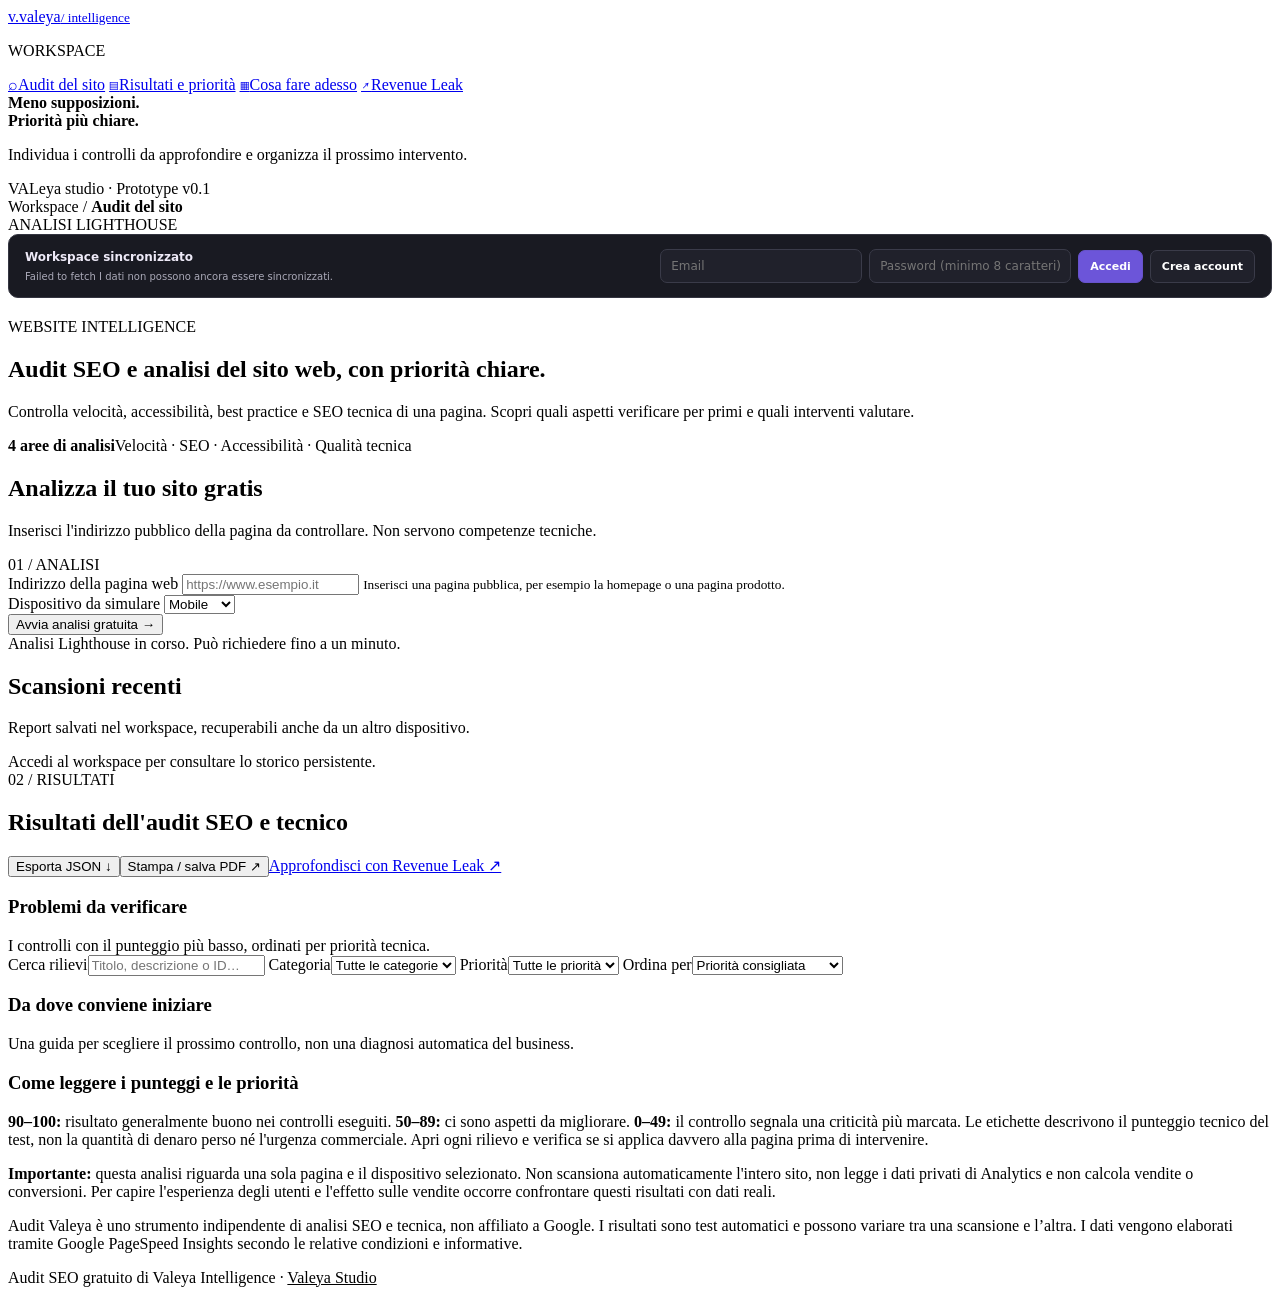
<file: index.html>
<!doctype html>
<html lang="it">
<head>
  <meta charset="utf-8">
  <meta name="viewport" content="width=device-width,initial-scale=1">
  <meta name="theme-color" content="#111218">
  <meta name="description" content="Esegui un audit SEO gratuito del tuo sito: analizza velocità, accessibilità, SEO tecnica e qualità della pagina. Ricevi punteggi e priorità chiare con Google Lighthouse.">
  <meta name="robots" content="index,follow">
  <link rel="sitemap" type="application/xml" href="https://audit.valeyastudio.it/sitemap.xml">
  <link rel="canonical" href="https://audit.valeyastudio.it/">
  <meta property="og:type" content="website">
  <meta property="og:site_name" content="Valeya Intelligence">
  <meta property="og:title" content="Audit SEO gratuito e analisi sito web | Valeya">
  <meta property="og:description" content="Scopri cosa migliorare nel tuo sito con un audit di performance, accessibilità, best practice e SEO tecnica.">
  <meta property="og:url" content="https://audit.valeyastudio.it/">
  <title>Audit SEO gratuito e analisi sito web | Valeya</title>
  <link rel="preconnect" href="https://fonts.googleapis.com">
  <link rel="preconnect" href="https://fonts.gstatic.com" crossorigin>
  <link href="https://fonts.googleapis.com/css2?family=DM+Sans:wght@400;500;600;700;800&family=Manrope:wght@500;600;700;800&display=swap" rel="stylesheet">
  <link rel="stylesheet" href="./audit.css?v=1>
</head>
<body>
  <div class="shell">
    <aside class="sidebar">
      <a class="brand" href="./" aria-label="Audit Valeya home"><span class="brand-mark">v.</span><span>valeya<small>/ intelligence</small></span></a>
      <p class="nav-label">WORKSPACE</p>
      <nav aria-label="Navigazione principale">
        <a class="nav active" href="#audit"><span class="ico">⌕</span><span>Audit del sito</span></a>
        <a class="nav" href="#report"><span class="ico">▤</span><span>Risultati e priorità</span></a>
        <a class="nav" href="dashboard.html"><span class="ico">▦</span><span>Cosa fare adesso</span></a>
        <a class="nav" href="revenue-leak.html"><span class="ico">↗</span><span>Revenue Leak</span></a>
      </nav>
      <div class="side-bottom">
        <div class="side-note"><strong>Meno supposizioni.<br>Priorità più chiare.</strong><p>Individua i controlli da approfondire e organizza il prossimo intervento.</p></div>
        <div class="side-foot">VALeya studio · Prototype v0.1</div>
      </div>
    </aside>
    <main class="main">
      <header class="topbar">
        <div class="crumb">Workspace <span aria-hidden="true">/</span> <strong>Audit del sito</strong></div>
        <span class="demo-pill"><i></i> ANALISI LIGHTHOUSE</span>
      </header>
      <section class="hero">
        <div>
          <div class="eyebrow">WEBSITE INTELLIGENCE</div>
          <h1>Audit SEO e analisi del sito web, <span>con priorità chiare.</span></h1>
          <p>Controlla velocità, accessibilità, best practice e SEO tecnica di una pagina. Scopri quali aspetti verificare per primi e quali interventi valutare.</p>
        </div>
        <div class="hero-side"><strong>4 aree di analisi</strong>Velocità · SEO · Accessibilità · Qualità tecnica</div>
      </section>
      <section class="panel scan-panel" id="audit" aria-labelledby="scanTitle">
        <div class="section-head">
          <div><h2 id="scanTitle">Analizza il tuo sito gratis</h2><p>Inserisci l'indirizzo pubblico della pagina da controllare. Non servono competenze tecniche.</p></div>
          <span class="step-tag">01 / ANALISI</span>
        </div>
        <form id="auditForm" novalidate>
          <div class="scan-form">
            <div class="field">
              <label for="siteUrl">Indirizzo della pagina web</label>
              <input id="siteUrl" name="url" type="url" placeholder="https://www.esempio.it" autocomplete="url" required aria-describedby="urlHelp">
              <small id="urlHelp">Inserisci una pagina pubblica, per esempio la homepage o una pagina prodotto.</small>
            </div>
            <div class="field">
              <label for="strategy">Dispositivo da simulare</label>
              <select id="strategy" name="strategy">
                <option value="mobile" selected>Mobile</option>
                <option value="desktop">Desktop</option>
              </select>
            </div>
            <button class="primary" id="runAudit" type="submit">Avvia analisi gratuita <span aria-hidden="true">→</span></button>
          </div>
     <!--<div class="key-row">
            <div class="key-help" id="urlHelp">L'analisi viene eseguita tramite Google PageSpeed Insights.<br>Inserisci l'URL pubblico della pagina da controllare.</div>
            <div class="key-field">
              <label for="apiKey">Chiave API Google (facoltativa)</label>
              <input id="apiKey" name="apiKey" type="password" placeholder="Inserisci la tua chiave API" autocomplete="off">
              <small>Non viene salvata né inclusa nel report esportato.</small>
              <button type="button" id="clearKey" class="secondary" style="height:30px;padding:0 9px;margin-top:7px;font-size:9px">Rimuovi chiave</button>
            </div>
          </div>-->
        </form>
        <div id="status" class="status" role="status" aria-live="polite"></div>
        <div id="loading" class="loading-line" role="status" aria-live="polite"><span class="sr-only">Analisi Lighthouse in corso. Può richiedere fino a un minuto.</span><span class="loading-progress" aria-hidden="true"></span></div>
      </section>
      <section class="panel history-panel" id="scanHistory" aria-labelledby="historyTitle"><div class="section-head"><div><h2 id="historyTitle">Scansioni recenti</h2><p>Report salvati nel workspace, recuperabili anche da un altro dispositivo.</p></div></div><div id="scanHistoryList" class="scan-history-list"><div class="empty">Accedi al workspace per consultare lo storico.</div></div></section>
      <section id="results" class="results" aria-live="polite">
        <div class="results-head" id="report">
          <div><div class="eyebrow">02 / RISULTATI</div><h2>Risultati dell'audit SEO e tecnico</h2><p id="reportUrl"></p><p id="reportDate"></p></div>
          <div class="actions"><button class="secondary" id="exportReport" type="button">Esporta JSON ↓</button><button class="secondary" id="printReport" type="button">Stampa / salva PDF ↗</button><a class="primary" id="revenueLeakLink" href="revenue-leak.html">Approfondisci con Revenue Leak ↗</a></div>
        </div>
        <div id="scoreCards" class="scores" aria-label="Punteggi per categoria"></div>
        <div class="report-grid">
          <section class="panel issues-panel">
            <h3 class="panel-title">Problemi da verificare</h3>
            <div class="panel-subtitle" id="issueCount">I controlli con il punteggio più basso, ordinati per priorità tecnica.</div>
            <div class="issue-tools" role="search" aria-label="Cerca e filtra i rilievi">
              <label for="issueSearch">Cerca rilievi<input id="issueSearch" type="search" placeholder="Titolo, descrizione o ID…"></label>
              <label for="issueCategoryFilter">Categoria<select id="issueCategoryFilter"><option value="">Tutte le categorie</option><option value="performance">Performance</option><option value="accessibility">Accessibilità</option><option value="best-practices">Best practice</option><option value="seo">SEO</option><option value="other">Altri controlli</option></select></label>
              <label for="issuePriorityFilter">Priorità<select id="issuePriorityFilter"><option value="">Tutte le priorità</option><option value="high">Alta</option><option value="medium">Media</option><option value="low">Bassa</option></select></label>
              <label for="issueSort">Ordina per<select id="issueSort"><option value="priority">Priorità consigliata</option><option value="score">Punteggio Lighthouse</option><option value="effort">Sforzo minore</option><option value="category">Categoria</option></select></label>
            </div>
            <div id="issueList" class="issue-list"></div>
          </section>
          <aside class="panel summary-panel">
            <h3 class="panel-title">Da dove conviene iniziare</h3>
            <div class="panel-subtitle">Una guida per scegliere il prossimo controllo, non una diagnosi automatica del business.</div>
            <div id="reportSummary" class="summary-list"></div>
          </aside>
        </div>
        <section class="panel method">
          <h3>Come leggere i punteggi e le priorità</h3>
          <p><strong>90–100:</strong> risultato generalmente buono nei controlli eseguiti. <strong>50–89:</strong> ci sono aspetti da migliorare. <strong>0–49:</strong> il controllo segnala una criticità più marcata. Le etichette descrivono il punteggio tecnico del test, non la quantità di denaro perso né l'urgenza commerciale. Apri ogni rilievo e verifica se si applica davvero alla pagina prima di intervenire.</p>
          <p><strong>Importante:</strong> questa analisi riguarda una sola pagina e il dispositivo selezionato. Non scansiona automaticamente l'intero sito, non legge i dati privati di Analytics e non calcola vendite o conversioni. Per capire l'esperienza degli utenti e l'effetto sulle vendite occorre confrontare questi risultati con dati reali.</p>
        </section>
        <p class="footnote">Audit Valeya è uno strumento indipendente di analisi SEO e tecnica, non affiliato a Google. I risultati sono test automatici e possono variare tra una scansione e l’altra. I dati vengono elaborati tramite Google PageSpeed Insights secondo le relative condizioni e informative.</p>
      </section>
      <p class="footnote">Audit SEO gratuito di Valeya Intelligence · <a href="https://valeyastudio.it" style="color:inherit">Valeya Studio</a></p>
    </main>
  </div>
  <div id="toast" class="toast" role="status"></div>
  <script src="./intelligence-client.js?v=1" defer></script>
  <script src="./audit.js?v=1" defer></script>
</body>
</html>
</file>
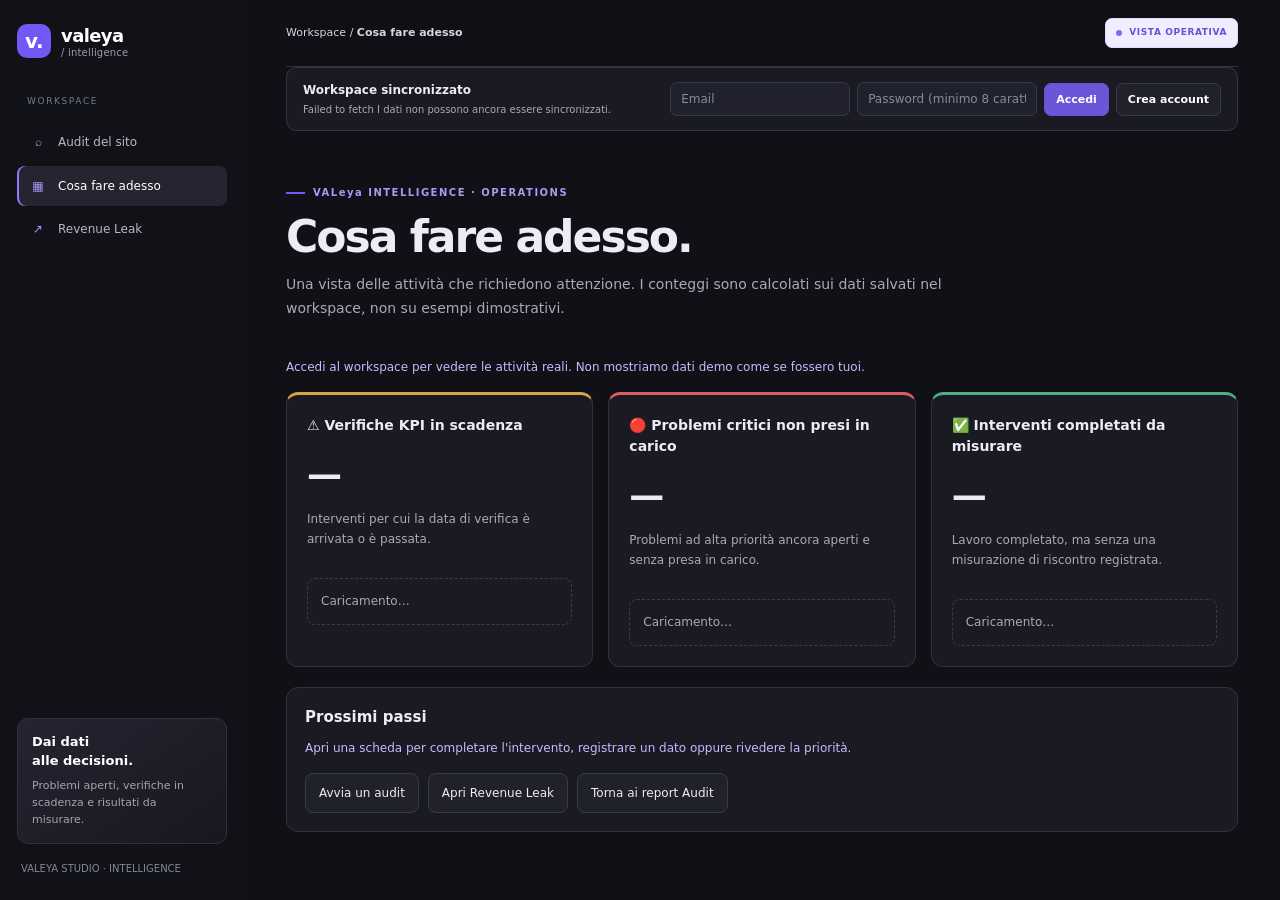
<file: dashboard.html>
<!doctype html>
<html lang="it">
<head>
  <meta charset="utf-8"><meta name="viewport" content="width=device-width, initial-scale=1">
  <meta name="description" content="Valeya Intelligence: dashboard operativa per sapere cosa fare adesso.">
  <title>Cosa fare adesso · Valeya Intelligence</title>
  <link rel="stylesheet" href="./audit.css?v=1">
  <style>
    body{background:#101116;color:#eeeaf8}.main{max-width:1200px}.topbar{border-color:#30313d}.dashboard-hero{padding:34px 0 24px}.dashboard-hero .eyebrow{color:#a99af8;font-size:10px;letter-spacing:1.5px;font-weight:800}.dashboard-hero h1{font-size:clamp(30px,4vw,44px);line-height:1.1;margin:12px 0}.dashboard-hero p{max-width:700px;color:#aaa9b8;line-height:1.7}.dash-grid{display:grid;grid-template-columns:repeat(3,minmax(0,1fr));gap:15px}.dash-card{padding:20px;border:1px solid #30313d;background:#191a22;border-radius:12px;min-width:0}.dash-card h2{font-size:14px;margin:0 0 12px;line-height:1.5}.dash-count{font-size:35px;font-weight:800;letter-spacing:-1px;margin-bottom:8px}.dash-card p{font-size:12px;line-height:1.6;color:#aaa9b8;margin:0}.dash-card.due{border-top:3px solid #d9a441}.dash-card.critical{border-top:3px solid #df5c65}.dash-card.waiting{border-top:3px solid #4caf83}.dash-list{display:grid;gap:9px;margin-top:15px}.dash-item{padding:11px;border:1px solid #30313d;border-radius:8px;background:#20212b}.dash-item strong{display:block;font-size:12px;line-height:1.5}.dash-item small{display:block;margin-top:5px;color:#aaa9b8;font-size:10px}.dash-item a{display:inline-block;margin-top:8px;color:#c5bbff;font-size:11px;text-decoration:none}.dash-empty{margin-top:14px;padding:13px;border:1px dashed #3a3b49;border-radius:8px;color:#aaa9b8;font-size:12px;line-height:1.6}.dash-secondary{margin-top:20px;padding:18px;border:1px solid #30313d;border-radius:12px;background:#191a22}.dash-secondary h2{font-size:15px;margin:0 0 10px}.dash-links{display:flex;flex-wrap:wrap;gap:9px;margin-top:14px}.dash-links a{padding:10px 13px;border:1px solid #3a3b49;border-radius:8px;background:#20212b;color:#eeeaf8;text-decoration:none;font-size:12px}.dash-status{margin:0 0 15px;color:#c5bbff;font-size:12px;min-height:18px}@media(max-width:850px){.dash-grid{grid-template-columns:1fr}.dashboard-hero{padding-top:22px}}
  </style>
</head>
<body>
<div class="shell">
  <aside class="sidebar">
    <a class="brand" href="./index.html" aria-label="Valeya Intelligence"><span class="brand-mark">v.</span><span>valeya<small>/ intelligence</small></span></a>
    <p class="nav-label">WORKSPACE</p>
    <nav aria-label="Navigazione principale">
      <a class="nav" href="./index.html"><span class="ico">⌕</span><span>Audit del sito</span></a>
      <a class="nav active" href="./dashboard.html"><span class="ico">▦</span><span>Cosa fare adesso</span></a>
      <a class="nav" href="./revenue-leak.html"><span class="ico">↗</span><span>Revenue Leak</span></a>
    </nav>
    <div class="side-bottom"><div class="side-note"><strong>Dai dati<br>alle decisioni.</strong><p>Problemi aperti, verifiche in scadenza e risultati da misurare.</p></div><div class="side-foot">VALEYA STUDIO · INTELLIGENCE</div></div>
  </aside>
  <main class="main">
    <header class="topbar"><div class="crumb">Workspace <span aria-hidden="true">/</span> <strong>Cosa fare adesso</strong></div><span class="demo-pill"><i></i> VISTA OPERATIVA</span></header>
    <section class="dashboard-hero"><div class="eyebrow">VALeya INTELLIGENCE · OPERATIONS</div><h1>Cosa fare adesso.</h1><p>Una vista delle attività che richiedono attenzione. I conteggi sono calcolati sui dati salvati nel workspace, non su esempi dimostrativi.</p></section>
    <p id="dash-status" class="dash-status" role="status" aria-live="polite">Caricamento delle attività…</p>
    <section class="dash-grid" aria-label="Priorità operative">
      <article class="dash-card due"><h2>⚠️ Verifiche KPI in scadenza</h2><div class="dash-count" id="due-count">—</div><p>Interventi per cui la data di verifica è arrivata o è passata.</p><div id="due-list" class="dash-list"><div class="dash-empty">Caricamento…</div></div></article>
      <article class="dash-card critical"><h2>🔴 Problemi critici non presi in carico</h2><div class="dash-count" id="critical-count">—</div><p>Problemi ad alta priorità ancora aperti e senza presa in carico.</p><div id="critical-list" class="dash-list"><div class="dash-empty">Caricamento…</div></div></article>
      <article class="dash-card waiting"><h2>✅ Interventi completati da misurare</h2><div class="dash-count" id="waiting-count">—</div><p>Lavoro completato, ma senza una misurazione di riscontro registrata.</p><div id="waiting-list" class="dash-list"><div class="dash-empty">Caricamento…</div></div></article>
    </section>
    <section class="dash-secondary"><h2>Prossimi passi</h2><p class="dash-status">Apri una scheda per completare l'intervento, registrare un dato oppure rivedere la priorità.</p><div class="dash-links"><a href="./index.html#audit">Avvia un audit</a><a href="./revenue-leak.html">Apri Revenue Leak</a><a href="./index.html">Torna ai report Audit</a></div></section>
  </main>
</div>
<script src="./intelligence-client.js?v=1" defer></script>
<script src="./dashboard.js?v=1" defer></script>
</body></html>
</file>
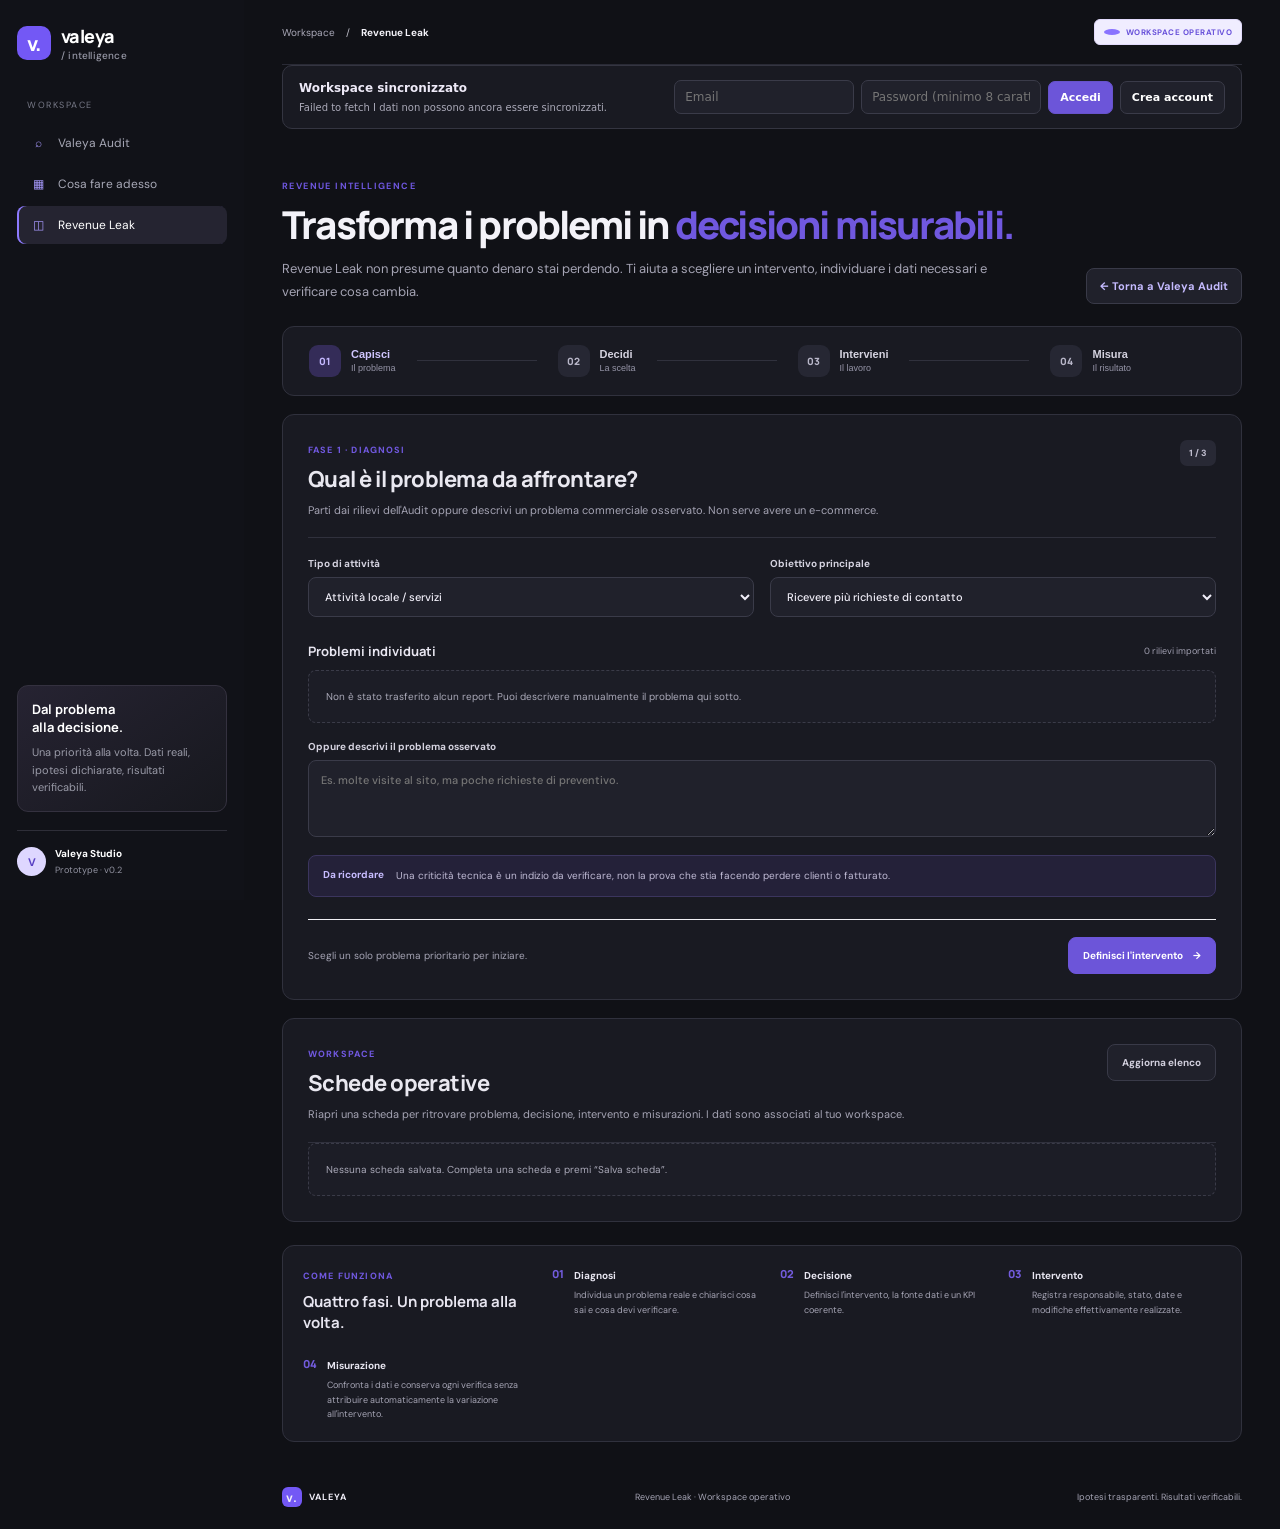
<file: revenue-leak.html>
<!doctype html>
<html lang="it">
<head>
<meta charset="utf-8"><meta name="viewport" content="width=device-width,initial-scale=1"><meta name="theme-color" content="#111218">
<meta name="description" content="Valeya Revenue Leak collega criticità del sito, decisioni operative e KPI misurabili per attività locali e aziende.">
<link rel="canonical" href="https://audit.valeyastudio.it/revenue-leak.html">
<title>Revenue Leak | Valeya Intelligence</title>
<link rel="preconnect" href="https://fonts.googleapis.com"><link href="https://fonts.googleapis.com/css2?family=DM+Sans:wght@400;500;600;700&family=Manrope:wght@400;500;600;700;800&display=swap" rel="stylesheet"><link rel="stylesheet" href="./styles.css?v=0.4">
</head>
<body class="rl-clean">
<aside class="sidebar">
<a class="brand" href="https://valeyastudio.it" aria-label="Valeya Studio"><span class="mark">v.</span><span>valeya<small>/ intelligence</small></span></a>
<p class="nav-label">WORKSPACE</p>
<nav aria-label="Navigazione principale">
<a class="nav" href="https://audit.valeyastudio.it/#audit"><span class="nav-icon">⌕</span><span>Valeya Audit</span></a>
<a class="nav" href="dashboard.html"><span class="nav-icon">▦</span><span>Cosa fare adesso</span></a>
<a class="nav active" href="#workspace"><span class="nav-icon">◫</span><span>Revenue Leak</span></a>
</nav>
<div class="sidebar-bottom"><div class="side-card"><h3>Dal problema<br>alla decisione.</h3><p>Una priorità alla volta. Dati reali, ipotesi dichiarate, risultati verificabili.</p></div><div class="account"><div class="avatar">V</div><div><strong>Valeya Studio</strong><small>Prototype · v0.2</small></div></div></div>
</aside>
<main id="workspace" class="rl-main">
<header class="topbar"><span>Workspace <i>/</i> <strong>Revenue Leak</strong></span><span class="demo"><i></i> WORKSPACE OPERATIVO</span></header>
<section class="rl-hero"><div><div class="eyebrow">REVENUE INTELLIGENCE</div><h1>Trasforma i problemi in <em>decisioni misurabili.</em></h1><p>Revenue Leak non presume quanto denaro stai perdendo. Ti aiuta a scegliere un intervento, individuare i dati necessari e verificare cosa cambia.</p></div><a class="rl-audit-link" href="https://audit.valeyastudio.it/">← Torna a Valeya Audit</a></section>
<section class="rl-stepper" aria-label="Fasi del lavoro">
<button type="button" class="rl-step active" data-step="1"><span>01</span><span><strong>Capisci</strong><small>Il problema</small></span></button>
<div class="rl-step-line"></div><button type="button" class="rl-step" data-step="2"><span>02</span><span><strong>Decidi</strong><small>La scelta</small></span></button>
<div class="rl-step-line"></div><button type="button" class="rl-step" data-step="3"><span>03</span><span><strong>Intervieni</strong><small>Il lavoro</small></span></button>
<div class="rl-step-line"></div><button type="button" class="rl-step" data-step="4"><span>04</span><span><strong>Misura</strong><small>Il risultato</small></span></button>
</section>
<section id="rl-audit-source" class="rl-audit-source" hidden>
<div class="rl-source-top"><div><span class="rl-kicker">REPORT COLLEGATO</span><h2 id="rl-audit-title">Risultati da Valeya Audit</h2><p id="rl-audit-url"></p></div><button type="button" class="rl-text-button" id="rl-remove-audit">Rimuovi report</button></div>
<div id="rl-audit-scores" class="rl-audit-scores"></div>
<p class="rl-muted">I punteggi descrivono controlli tecnici. Non dimostrano da soli una perdita economica.</p>
</section>
<div class="rl-workspace">
<section class="rl-panel rl-panel-step active" data-panel="1">
<div class="rl-panel-head"><div><span class="rl-kicker">FASE 1 · DIAGNOSI</span><h2>Qual è il problema da affrontare?</h2><p>Parti dai rilievi dell'Audit oppure descrivi un problema commerciale osservato. Non serve avere un e-commerce.</p></div><span class="rl-panel-count">1 / 3</span></div>
<div class="rl-form-grid">
<label class="rl-field">Tipo di attività<select id="rl-business"><option value="local">Attività locale / servizi</option><option value="professional">Studio professionale</option><option value="b2b">Azienda B2B</option><option value="ecommerce">E-commerce</option><option value="other">Altro</option></select></label>
<label class="rl-field">Obiettivo principale<select id="rl-goal"><option value="leads">Ricevere più richieste di contatto</option><option value="calls">Ricevere più telefonate</option><option value="booking">Ottenere più prenotazioni</option><option value="quotes">Ricevere più richieste di preventivo</option><option value="sales">Aumentare gli acquisti online</option><option value="seo">Aumentare il traffico organico qualificato</option></select></label>
</div>
<div class="rl-subhead"><h3>Problemi individuati</h3><span id="rl-issue-count" class="rl-count">0 rilievi importati</span></div>
<div id="rl-issue-list" class="rl-issue-list"><div class="rl-empty">Non è stato trasferito alcun report. Puoi descrivere manualmente il problema qui sotto.</div></div>
<div id="rl-selected-evidence" class="rl-selected-evidence" hidden></div>
<label class="rl-field rl-manual-field">Oppure descrivi il problema osservato<textarea id="rl-manual-issue" rows="3" placeholder="Es. molte visite al sito, ma poche richieste di preventivo."></textarea></label>
<div class="rl-note"><strong>Da ricordare</strong><span>Una criticità tecnica è un indizio da verificare, non la prova che stia facendo perdere clienti o fatturato.</span></div>
<div class="rl-actions"><span class="rl-muted">Scegli un solo problema prioritario per iniziare.</span><button type="button" class="rl-primary" id="rl-to-plan">Definisci l'intervento <span>→</span></button></div>
</section>
<section class="rl-panel rl-panel-step" data-panel="2" hidden>
<div class="rl-panel-head"><div><span class="rl-kicker">FASE 2 · DECISIONE</span><h2>Che cosa farai, concretamente?</h2><p>Collega il problema a un'azione, a una fonte dati e a una metrica utile. Le raccomandazioni sono ipotesi da validare.</p></div><span class="rl-panel-count">2 / 3</span></div>
<div id="rl-selected-problem" class="rl-selected-problem"></div>
<div class="rl-plan-grid">
<label class="rl-field">Intervento da eseguire<textarea id="rl-action" rows="3" placeholder="Es. rendere visibile il pulsante Chiama nella versione mobile."></textarea><small>Scrivi un'attività specifica che possa essere completata e verificata.</small></label>
<label class="rl-field">Dato da controllare<select id="rl-source"><option value="analytics">Analytics / visite e percorsi</option><option value="leads">Modulo contatti / richieste ricevute</option><option value="calls">Chiamate tracciate</option><option value="booking">Prenotazioni o appuntamenti</option><option value="search">Google Search Console</option><option value="crm">CRM / preventivi / nuovi clienti</option><option value="manual">Test manuale / osservazione</option><option value="sales">Ordini e ricavi</option></select><small>Usa una fonte accessibile e coerente con il problema.</small></label>
<label class="rl-field">KPI da monitorare<select id="rl-kpi"><option value="leads">Numero di richieste valide</option><option value="lead_rate">Tasso di conversione visita → richiesta</option><option value="calls">Telefonate provenienti dal sito</option><option value="bookings">Prenotazioni completate</option><option value="quotes">Preventivi richiesti</option><option value="organic">Clic organici pertinenti</option><option value="task">Completamento del percorso / task</option><option value="revenue">Ricavi attribuibili al canale</option><option value="technical">Metrica tecnica pertinente (es. LCP)</option></select></label>
<label class="rl-field">Direzione del miglioramento<select id="rl-kpi-direction"><option value="increase">Aumento = miglioramento</option><option value="decrease">Diminuzione = miglioramento</option></select><small>Per esempio, più prenotazioni oppure meno millisecondi di caricamento.</small></label>
<label class="rl-field">Unità di misura<input id="rl-kpi-unit" type="text" placeholder="Es. prenotazioni, %, ms"></label>
<label class="rl-field">Quando controllerai il risultato?<select id="rl-window"><option value="7">Dopo 7 giorni</option><option value="14" selected>Dopo 14 giorni</option><option value="28">Dopo 28 giorni</option><option value="custom">Quando avrò raccolto dati sufficienti</option></select></label>
</div>
<div class="rl-note"><strong>Regola di qualità</strong><span>Registra il valore iniziale prima di modificare il sito. Confronta periodi comparabili e annota altri cambiamenti che potrebbero influenzare il risultato.</span></div>
<div class="rl-actions"><button type="button" class="rl-secondary" data-back="1">← Torna alla diagnosi</button><button type="button" class="rl-primary" id="rl-to-measure">Definisci il lavoro <span>→</span></button></div>
</section>
<section class="rl-panel rl-panel-step" data-panel="3" hidden>
<div class="rl-panel-head"><div><span class="rl-kicker">FASE 3 · INTERVENTO</span><h2>Registra il lavoro svolto.</h2><p>Lo stato descrive l'avanzamento del lavoro, non il suo effetto sui risultati. Un intervento implementato non è automaticamente efficace.</p></div><span class="rl-panel-count">3 / 4</span></div>
<div class="rl-plan-grid">
<label class="rl-field">Stato dell'intervento<select id="rl-intervention-status"><option value="da-pianificare">Da pianificare</option><option value="pianificato">Pianificato</option><option value="in-corso">In corso</option><option value="implementato">Implementato</option><option value="in-attesa-verifica">In attesa della verifica</option><option value="verificato">Verificato</option><option value="da-rivedere">Da rivedere</option><option value="archiviato">Archiviato</option></select></label>
<label class="rl-field">Responsabile<input id="rl-owner" type="text" placeholder="Persona responsabile (facoltativo)"></label>
<label class="rl-field">Data prevista di completamento<input id="rl-planned-date" type="date"></label>
<label class="rl-field">Data di implementazione<input id="rl-implemented-date" type="date"><small>Compila quando il lavoro è stato effettivamente completato.</small></label>
<label class="rl-field" style="grid-column:1/-1">Modifiche realizzate e note<textarea id="rl-work-notes" rows="4" placeholder="Che cosa è stato modificato? Come è stato verificato il completamento?"></textarea></label>
</div>
<div class="rl-note"><strong>Separazione necessaria</strong><span>“Implementato” descrive il lavoro completato. Il risultato si giudica soltanto nella fase di misurazione, con dati osservati.</span></div>
<div class="rl-actions"><button type="button" class="rl-secondary" data-back="2">← Torna alla decisione</button><button type="button" class="rl-primary" id="rl-to-measurement">Vai alla misurazione <span>→</span></button></div>
</section>
<section class="rl-panel rl-panel-step" data-panel="4" hidden>
<div class="rl-panel-head"><div><span class="rl-kicker">FASE 4 · MISURAZIONE</span><h2>Registra i dati, non le supposizioni.</h2><p>Inserisci la stessa metrica prima e dopo l'intervento. Se non hai ancora il dato, lascia il campo vuoto e rilevalo prima di procedere.</p></div><span class="rl-panel-count">4 / 4</span></div>
<div id="rl-measure-summary" class="rl-measure-summary"></div>
<div class="rl-measure-grid">
<label class="rl-field">Descrizione del periodo iniziale (facoltativa)<input id="rl-before-period" type="text" placeholder="Es. periodo promozionale di ottobre"><small>Le date strutturate qui sotto sono preferibili.</small></label>
<label class="rl-field">Obiettivo numerico<input id="rl-target" type="number" step="any" placeholder="Es. 18"><small>Risultato che vuoi raggiungere, distinto dal risultato reale.</small></label>
<label class="rl-field">Inizio periodo iniziale<input id="rl-before-start" type="date"></label>
<label class="rl-field">Fine periodo iniziale<input id="rl-before-end" type="date"></label>
<label class="rl-field">Inizio periodo successivo<input id="rl-after-start" type="date"></label>
<label class="rl-field">Fine periodo successivo<input id="rl-after-end" type="date"></label>
<label class="rl-field">Valore iniziale<input id="rl-before" type="number" step="any" placeholder="Es. 12"><small id="rl-before-help">Valore della metrica prima dell'intervento.</small></label>
<label class="rl-field">Descrizione del periodo successivo (facoltativa)<input id="rl-after-period" type="text" placeholder="Es. periodo successivo alla modifica"><small>Le date strutturate qui sotto sono preferibili.</small></label>
<label class="rl-field">Valore osservato dopo l'intervento<input id="rl-after" type="number" step="any" placeholder="Da compilare dopo il test"><small id="rl-after-help">Inserisci il dato reale, non l'obiettivo.</small></label>
<label class="rl-field">Data prevista di verifica<input id="rl-review-date" type="date"><small>Per ricordare quando tornare a misurare il risultato.</small></label>
</div>
<div class="rl-result" id="rl-result" aria-live="polite"><span class="rl-result-icon">↗</span><div><strong>Risultato non ancora disponibile</strong><p>Inserisci entrambi i valori per calcolare la variazione osservata.</p></div></div>
<div class="rl-measure-history"><div class="rl-subhead"><h3>Storico delle misurazioni</h3><span class="rl-count">Le registrazioni precedenti restano disponibili</span></div><div id="rl-measurements-history" class="rl-saved-plans-list"><div class="rl-empty">Nessuna misurazione registrata.</div></div></div>
<label class="rl-field">Note sul risultato<textarea id="rl-notes" rows="3" placeholder="Es. nello stesso periodo è partita una campagna pubblicitaria."></textarea></label>
<div class="rl-note rl-note-warning"><strong>Attenzione all'interpretazione</strong><span>Una variazione prima/dopo non dimostra da sola che l'intervento l'abbia causata. Considera stagionalità, campagne, volume di traffico e altri fattori.</span></div>
<div class="rl-actions"><button type="button" class="rl-secondary" data-back="3">← Torna all’intervento</button><div class="rl-action-right"><button type="button" class="rl-secondary" id="rl-export">Esporta scheda</button><button type="button" class="rl-primary" id="rl-save">Salva scheda <span>✓</span></button></div></div>
<div id="rl-saved" class="rl-saved" hidden role="status">Scheda salvata nel workspace e sincronizzata con il database.</div>
</section>
</div>
<section class="rl-panel rl-saved-plans" id="rl-saved-plans-panel"><div class="rl-panel-head"><div><span class="rl-kicker">WORKSPACE</span><h2>Schede operative</h2><p>Riapri una scheda per ritrovare problema, decisione, intervento e misurazioni. I dati sono associati al tuo workspace.</p></div><button type="button" class="rl-secondary" id="rl-refresh-plans">Aggiorna elenco</button></div><div id="rl-saved-plans-list" class="rl-saved-plans-list"><div class="rl-empty">Nessuna scheda salvata.</div></div></section>
<section class="rl-bottom-info"><div><span class="rl-kicker">COME FUNZIONA</span><h2>Quattro fasi. Un problema alla volta.</h2></div><div class="rl-mini-step"><b>01</b><div><strong>Diagnosi</strong><p>Individua un problema reale e chiarisci cosa sai e cosa devi verificare.</p></div></div><div class="rl-mini-step"><b>02</b><div><strong>Decisione</strong><p>Definisci l'intervento, la fonte dati e un KPI coerente.</p></div></div><div class="rl-mini-step"><b>03</b><div><strong>Intervento</strong><p>Registra responsabile, stato, date e modifiche effettivamente realizzate.</p></div></div><div class="rl-mini-step"><b>04</b><div><strong>Misurazione</strong><p>Confronta i dati e conserva ogni verifica senza attribuire automaticamente la variazione all'intervento.</p></div></div></section>
<footer class="pagefoot"><strong><span class="mark">v.</span> VALEYA</strong><span>Revenue Leak · Workspace operativo</span><span>Ipotesi trasparenti. Risultati verificabili.</span></footer>
</main>
<script src="./intelligence-client.js?v=1" defer></script>
<script src="./app.js?v=1" defer></script>
</body></html>
</file>
<file: audit.css>
:root{color-scheme:light;--bg:#f6f6f9;--ink:#181923;--muted:#777987;--line:#e7e7ee;--purple:#7358f5;--dark:#111218;--green:#17865b;--amber:#a96409;--red:#c23c4b;--font:Inter,ui-sans-serif,system-ui,-apple-system,BlinkMacSystemFont,"Segoe UI",sans-serif;--display:Manrope,Inter,ui-sans-serif,system-ui,sans-serif}*{box-sizing:border-box}html{scroll-behavior:smooth}body{margin:0;background:var(--bg);color:var(--ink);font:14px/1.55 var(--font);-webkit-font-smoothing:antialiased}.shell{min-height:100vh}.sidebar{position:fixed;inset:0 auto 0 0;width:244px;background:var(--dark);color:#fff;padding:24px 17px;display:flex;flex-direction:column;z-index:5}.brand{display:flex;align-items:center;gap:10px;color:#fff;text-decoration:none;font:800 18px var(--display);letter-spacing:-.6px}.brand-mark{display:grid;place-items:center;width:34px;height:34px;border-radius:10px;background:var(--purple);font:800 20px var(--display)}.brand small{display:block;color:#9d9eac;font:500 10px var(--font);letter-spacing:.2px;margin-top:1px}.nav-label{font-size:9px;letter-spacing:1.6px;color:#777987;margin:37px 10px 10px}.nav{display:flex;align-items:center;gap:11px;padding:11px 12px;margin:3px 0;border-radius:8px;color:#b8b8c4;text-decoration:none;font-size:12px}.nav:hover,.nav.active{background:#262431;color:#fff;box-shadow:inset 2px 0 #8d7aff}.nav .ico{width:18px;text-align:center;color:#a99bff}.side-bottom{margin-top:auto}.side-note{border:1px solid #34313f;border-radius:11px;padding:14px;background:linear-gradient(145deg,#262332,#17181e)}.side-note strong{display:block;font:700 13px/1.45 var(--display)}.side-note p{color:#a3a4b0;font-size:11px;margin:7px 0 0}.side-foot{color:#858694;font-size:10px;margin:17px 4px 0}.main{margin-left:244px;max-width:1600px;padding:0 42px 56px}.topbar{height:67px;border-bottom:1px solid var(--line);display:flex;justify-content:space-between;align-items:center;color:#777987;font-size:11px}.crumb strong{color:#30313a;font-weight:600}.demo-pill{display:inline-flex;align-items:center;gap:7px;background:#f0edff;border:1px solid #e2dcff;color:#6750d6;padding:7px 10px;border-radius:7px;font-size:9px;font-weight:800;letter-spacing:.6px}.demo-pill i{width:6px;height:6px;background:#8068ff;border-radius:50%}.hero{padding:39px 0 28px;display:flex;align-items:flex-end;justify-content:space-between;gap:24px}.eyebrow{display:flex;align-items:center;gap:8px;color:#6e57df;font-size:9px;font-weight:800;letter-spacing:1.5px}.eyebrow:before{content:"";width:19px;height:2px;background:var(--purple)}h1,h2,h3,p{margin-top:0}h1{font:800 clamp(32px,4vw,48px)/1.1 var(--display);letter-spacing:-2px;margin:13px 0 12px}h1 span{color:var(--purple)}.hero p{color:var(--muted);max-width:660px;margin:0;font-size:13px}.hero-side{min-width:155px;text-align:right;color:#8b8c98;font-size:10px}.hero-side strong{display:block;color:#343541;font-size:12px}.panel{background:#fff;border:1px solid var(--line);border-radius:15px;box-shadow:0 5px 22px #1c1c2b05}.scan-panel{padding:25px}.section-head{display:flex;justify-content:space-between;align-items:flex-start;gap:18px;margin-bottom:19px}.section-head h2{font:750 18px var(--display);letter-spacing:-.5px;margin:0 0 4px}.section-head p{color:var(--muted);font-size:11px;margin:0}.step-tag{border:1px solid var(--line);border-radius:7px;padding:6px 9px;color:#777987;font-size:10px;white-space:nowrap}.scan-form{display:grid;grid-template-columns:minmax(220px,1fr) 150px auto;gap:10px;align-items:end}.field label{display:block;font-size:10px;font-weight:700;color:#565866;margin-bottom:7px}.field input,.field select{width:100%;height:45px;border:1px solid #dedee7;background:#fff;border-radius:8px;padding:0 12px;font:12px var(--font);color:var(--ink);outline:none}.field input:focus,.field select:focus{border-color:#9482ff;box-shadow:0 0 0 3px #7358f518}.primary,.secondary{height:45px;border:0;border-radius:8px;padding:0 17px;display:inline-flex;align-items:center;justify-content:center;gap:8px;font:700 11px var(--font);cursor:pointer;transition:.18s;text-decoration:none}.primary{background:var(--purple);color:#fff}.primary:hover{background:#5e45db;transform:translateY(-1px)}.primary:disabled{opacity:.55;cursor:wait;transform:none}.secondary{background:#fff;border:1px solid var(--line);color:#4e4f5b}.secondary:hover{background:#f8f7ff}.key-row{margin-top:15px;border-top:1px solid #f0f0f4;padding-top:14px;display:grid;grid-template-columns:1fr minmax(220px,330px);gap:20px;align-items:center}.key-help{font-size:10px;color:#858694}.key-help a{color:#6e57df}.key-field label{display:block;font-size:10px;font-weight:700;margin-bottom:5px}.key-field input{width:100%;height:37px;border:1px solid #e0e0e8;border-radius:7px;padding:0 10px;font:11px var(--font)}.key-field small{display:block;color:#898a96;font-size:9px;margin-top:4px}.status{display:none;margin-top:16px;border-radius:9px;padding:12px 14px;font-size:11px}.status.show{display:block}.status.info{background:#f2f0ff;border:1px solid #e0d9ff;color:#5e4ac6}.status.error{background:#fff1f2;border:1px solid #f7d1d5;color:#a82e3d}.status.success{background:#effaf4;border:1px solid #ccebd9;color:#176d49}.loading-line{height:3px;background:#efedf8;border-radius:9px;overflow:hidden;margin-top:15px;display:none}.loading-line.show{display:block}.loading-line span{display:block;width:36%;height:100%;background:var(--purple);animation:load 1.1s ease-in-out infinite alternate}@keyframes load{from{transform:translateX(-20%)}to{transform:translateX(190%)}}.results{display:none;margin-top:22px}.results.show{display:block}.results-head{display:flex;align-items:flex-end;justify-content:space-between;gap:16px;margin:26px 0 14px}.results-head h2{font:750 21px var(--display);margin:0 0 3px;letter-spacing:-.7px}.results-head p{color:var(--muted);font-size:11px;margin:0;overflow-wrap:anywhere}.actions{display:flex;gap:8px;flex-wrap:wrap}.scores{display:grid;grid-template-columns:repeat(4,minmax(0,1fr));gap:12px}.score-card{padding:17px 18px}.score-top{display:flex;justify-content:space-between;align-items:center;color:#777987;font-size:10px;font-weight:650}.score-dot{width:7px;height:7px;border-radius:50%;background:#b8b8c4}.score-number{font:800 35px/1.2 var(--display);letter-spacing:-1px;margin:12px 0 7px}.score-track{height:5px;background:#efeff4;border-radius:10px;overflow:hidden}.score-track span{display:block;height:100%;border-radius:10px}.score-note{color:#898a96;font-size:9px;margin-top:9px}.score-good .score-number{color:var(--green)}.score-good .score-track span{background:#2caa75}.score-mid .score-number{color:var(--amber)}.score-mid .score-track span{background:#e3a13d}.score-bad .score-number{color:var(--red)}.score-bad .score-track span{background:#df5b68}.report-grid{display:grid;grid-template-columns:minmax(0,1.55fr) minmax(250px,.8fr);gap:14px;margin-top:14px}.issues-panel,.summary-panel{padding:21px}.panel-title{font:750 15px var(--display);margin:0 0 5px}.panel-subtitle{font-size:10px;color:var(--muted);margin-bottom:17px}.issue-list{display:grid;gap:9px}.issue{border:1px solid #ececf2;border-radius:10px;padding:13px 14px;display:grid;grid-template-columns:30px minmax(0,1fr);gap:10px}.issue-icon{width:28px;height:28px;border-radius:8px;display:grid;place-items:center;font-weight:800;font-size:12px}.issue.high .issue-icon{background:#fff0f1;color:#c23c4b}.issue.medium .issue-icon{background:#fff6e8;color:#a96409}.issue.low .issue-icon{background:#effaf4;color:#17865b}.issue strong{display:block;font-size:11px;line-height:1.4}.issue p{color:#737582;font-size:10px;margin:4px 0 6px}.issue-meta{display:flex;align-items:center;gap:8px;flex-wrap:wrap;color:#8a8b97;font-size:9px}.priority{font-size:8px;font-weight:800;letter-spacing:.4px;border-radius:5px;padding:3px 6px}.high .priority{background:#fff0f1;color:#b72f3d}.medium .priority{background:#fff6e8;color:#985b08}.low .priority{background:#effaf4;color:#176d49}.issue a{color:#6e57df;text-decoration:none;font-size:10px}.empty{padding:24px 12px;text-align:center;color:#777987;font-size:11px;border:1px dashed #dedee8;border-radius:10px}.summary-list{display:grid;gap:12px}.summary-item{display:grid;grid-template-columns:27px 1fr;gap:10px;align-items:start}.summary-n{width:25px;height:25px;display:grid;place-items:center;border-radius:8px;background:#f0edff;color:#6e57df;font-size:10px;font-weight:800}.summary-item strong{display:block;font-size:11px}.summary-item p{font-size:10px;color:#777987;margin:3px 0 0}.summary-callout{margin-top:17px;background:#f7f5ff;border:1px solid #e8e2ff;border-radius:10px;padding:13px;color:#6050a4;font-size:10px}.summary-callout strong{display:block;margin-bottom:4px;color:#47388d}.method{margin-top:15px;padding:18px 21px}.method h3{font:750 13px var(--display);margin:0 0 7px}.method p{font-size:10px;color:#777987;margin:0;max-width:1050px}.footnote{font-size:9px;color:#999aa5;margin:13px 2px}.toast{position:fixed;bottom:20px;right:20px;background:#181923;color:#fff;border-radius:9px;padding:11px 15px;font-size:11px;box-shadow:0 8px 30px #0002;display:none;z-index:20}.toast.show{display:block}.mobile-nav{display:none}@media(max-width:1050px){.sidebar{width:210px}.main{margin-left:210px;padding:0 25px 45px}.scan-form{grid-template-columns:minmax(180px,1fr) 140px}.scan-form .primary{grid-column:1/-1}.scores{grid-template-columns:repeat(2,minmax(0,1fr))}.report-grid{grid-template-columns:1fr}}@media(max-width:700px){.sidebar{position:relative;width:auto;height:auto;inset:auto;padding:13px 16px;flex-direction:row;align-items:center;gap:12px}.brand{font-size:16px}.brand-mark{width:30px;height:30px}.sidebar .nav-label,.side-bottom{display:none}.sidebar nav{display:flex;margin-left:auto}.sidebar .nav{padding:8px;font-size:10px}.sidebar .nav .nav-label-text{display:none}.main{margin:0;padding:0 15px 36px}.topbar{height:52px}.demo-pill{font-size:8px}.hero{padding:28px 0 22px;display:block}.hero-side{text-align:left;margin-top:14px}.scan-panel{padding:17px}.section-head{display:block}.step-tag{display:inline-block;margin-top:12px}.scan-form{grid-template-columns:1fr}.scan-form .primary{grid-column:auto}.key-row{grid-template-columns:1fr;gap:10px}.results-head{display:block}.actions{margin-top:12px}.scores{gap:8px}.score-card{padding:13px}.score-number{font-size:29px}.score-top{font-size:9px}.report-grid{gap:10px}.issues-panel,.summary-panel{padding:15px}.mobile-nav{display:block}.desktop-nav{display:none}}@media print{body{background:#fff}.sidebar,.topbar,.scan-panel,.results-head .actions,.footnote,.toast{display:none!important}.main{margin:0;padding:0;max-width:none}.hero{padding:0 0 18px}.hero h1{font-size:30px}.results{display:block!important}.panel,.score-card{box-shadow:none;break-inside:avoid}.report-grid{grid-template-columns:1.4fr 1fr}.score-card{padding:12px}.issue{break-inside:avoid}.method{margin-top:10px}}

/* Valeya Audit v0.3: filtri, dettaglio operativo e layout responsive */
.issue-tools{display:grid;grid-template-columns:minmax(180px,1.6fr) repeat(3,minmax(130px,1fr));gap:10px;margin:18px 0 14px;padding:14px;background:#171821;border:1px solid #2b2c38;border-radius:12px}
.issue-tools label{display:flex;flex-direction:column;gap:6px;font-size:11px;font-weight:650;color:#c9c9d5}
.issue-tools input,.issue-tools select{width:100%;min-width:0;background:#20212c;color:#f5f5fa;border:1px solid #393a49;border-radius:8px;padding:10px;font:inherit;outline-offset:2px}
.issue-tools input::placeholder{color:#898a9b}
.issue{display:grid;grid-template-columns:34px minmax(0,1fr);gap:12px;padding:17px 0;border-bottom:1px solid var(--line)}
.issue-body{min-width:0}.issue-title-row{display:flex;align-items:flex-start;justify-content:space-between;gap:12px}.issue-title-row>strong{font-size:14px;line-height:1.5}.issue-priority{flex:none;padding:4px 8px;border-radius:999px;font-size:10px;font-weight:700;white-space:nowrap}.priority-high{background:#3b2029;color:#ffb6c1}.priority-medium{background:#3b3020;color:#f7d49a}.priority-low{background:#242a37;color:#c3c8d8}
.issue-meta{display:flex;flex-wrap:wrap;gap:7px;margin:10px 0;color:#a6a7b6;font-size:10px}.issue-meta span{padding:4px 7px;border:1px solid #30313e;border-radius:5px}
.priority-rationale{padding:10px 12px;background:#1a1b25;border-left:2px solid #8c78ff;border-radius:0 7px 7px 0;font-size:12px;line-height:1.6;color:#d1d1dc}.issue-details{margin-top:10px;border:1px solid #30313e;border-radius:8px;padding:10px 12px;color:#c5c5d2;font-size:12px}.issue-details summary{cursor:pointer;font-weight:700}.issue-details ol{padding-left:20px;line-height:1.8}.issue-details a{color:#b8aaff}.issue-details code{overflow-wrap:anywhere}.issue-list .empty{padding:24px 12px;color:#a9aab7}
@media(max-width:950px){.issue-tools{grid-template-columns:repeat(2,minmax(0,1fr))}}
@media(max-width:560px){.issue-tools{grid-template-columns:1fr;padding:11px}.issue-title-row{flex-direction:column;gap:6px}.issue-meta span{max-width:100%;overflow-wrap:anywhere}.issue{gap:8px}.issue-priority{white-space:normal}}


/* Workspace scuro coerente, leggibile e responsive */
:root{color-scheme:dark;--bg:#101116;--ink:#f1f1f7;--muted:#a0a1b2;--line:#2b2c38}
body{background:#101116;color:#f1f1f7}
.main{background:#101116}
.topbar{background:rgba(16,17,22,.92);border-color:#292a35;color:#b6b7c6}
.crumb,.crumb strong{color:#d6d6e0}
.hero h1,.results-head h2,.panel-title,.method h3{color:#f5f5fb}
.hero p,.section-head p,.panel-subtitle,.footnote{color:#a3a4b5}
.hero-side,.panel,.scan-panel,.issues-panel,.summary-panel,.method,.score-card{background:#171821;border-color:#2b2c38;color:#ededf5}
.field label,.field>label,.scan-panel label{color:#dedee8}
input,select,textarea{background:#20212c!important;color:#f3f3f8!important;border-color:#393a49!important}
input::placeholder,textarea::placeholder{color:#898a9b!important}
.score-card .score-note{color:#a5a6b6}
.issue{border-color:#2b2c38}
.issue p{color:#c1c1ce}
.issue-meta,.priority-rationale{color:#c8c8d5}
.summary-item{border-color:#2b2c38}
.summary-item p{color:#b5b6c5}
.summary-callout{background:#20212c;border-color:#393a49;color:#e0e0eb}
.method p{color:#bfc0cc}
.status{border-color:#393a49}
.status.info{background:#20212c;color:#e1e1ec}
.status.success{background:#173126;color:#b8efd3}
.status.error{background:#3b2028;color:#ffd4da}
.empty{background:#1c1d27;color:#bfc0ce;border-color:#343542}
.issue-details pre.evidence-json{max-height:320px;overflow:auto;white-space:pre-wrap;overflow-wrap:anywhere;background:#111218;border:1px solid #30313e;border-radius:7px;padding:12px;color:#d0d1df;font:11px/1.55 ui-monospace,SFMono-Regular,Menlo,monospace}
@media(max-width:760px){.shell{display:block}.sidebar{position:relative;width:100%;height:auto;padding:12px 16px;flex-direction:row;align-items:center;justify-content:space-between}.sidebar nav,.nav-label,.side-bottom{display:none}.main{margin-left:0;padding:0 14px}.topbar{position:relative}.hero{padding:25px 0 18px}.hero-side{width:100%}.results-head{display:flex;flex-direction:column;gap:14px}.actions{display:flex;flex-wrap:wrap;gap:8px}.actions>*{max-width:100%}.report-grid{grid-template-columns:minmax(0,1fr)}}

/* Valeya Intelligence operational clarity */
.score-business-note{margin:10px 0 0;color:#c5bbff;font-size:11px;line-height:1.55;font-weight:600}
.transform-issue{display:inline-flex;align-items:center;gap:8px;margin-top:13px;padding:9px 12px;border:1px solid #7560dc;border-radius:7px;background:#29243d;color:#d8d0ff;font:700 11px system-ui,sans-serif;cursor:pointer}
.transform-issue:disabled{opacity:.55;cursor:not-allowed}
.evidence-json{max-width:100%;max-height:560px;overflow:auto;white-space:pre-wrap;overflow-wrap:anywhere;padding:12px;background:#15161d;border:1px solid #30313d;border-radius:8px;color:#ddd9ed;font-size:10px;line-height:1.5}

.sr-only{position:absolute!important;width:1px!important;height:1px!important;padding:0!important;margin:-1px!important;overflow:hidden!important;clip:rect(0,0,0,0)!important;white-space:nowrap!important;border:0!important}.loading-line .loading-progress{display:block;width:36%;height:100%;background:var(--purple);animation:load 1.1s ease-in-out infinite alternate}

.history-panel{padding:20px;margin-top:18px}.scan-history-list{display:grid;gap:8px}.scan-history-item{display:flex;justify-content:space-between;align-items:center;gap:14px;padding:11px 13px;border:1px solid #e8e7ef;border-radius:9px;background:#fff}.scan-history-item strong{display:block;font-size:11px;overflow-wrap:anywhere}.scan-history-item small{display:block;margin-top:4px;color:#777987;font-size:9px}.scan-history-item a{flex:none;color:#6e57df;font-size:10px;font-weight:700;text-decoration:none}@media(max-width:700px){.scan-history-item{align-items:flex-start;flex-direction:column}.scan-history-item a{align-self:flex-start}}
</file>
<file: styles.css>
:root{--bg:#f5f5f7;--ink:#191a22;--muted:#898a96;--line:#e9e9ef;--purple:#7358f5;--font:'DM Sans',sans-serif;--display:'Manrope',sans-serif}*{box-sizing:border-box}html{scroll-behavior:smooth}body{margin:0;background:var(--bg);color:var(--ink);font:13px var(--font);-webkit-font-smoothing:antialiased}.sidebar{position:fixed;inset:0 auto 0 0;width:238px;background:#111218;color:#fff;padding:25px 16px;display:flex;flex-direction:column;z-index:2}.brand{display:flex;align-items:center;gap:10px;color:white;text-decoration:none;font:800 18px var(--display);letter-spacing:-.7px}.brand small{font:500 10px var(--font);color:#9899a7;letter-spacing:0}.mark{display:grid;place-items:center;width:31px;height:31px;background:var(--purple);border-radius:9px;font:800 19px var(--display)}.workspace{display:flex;align-items:center;gap:8px;border:1px solid #30313b;border-radius:9px;padding:12px;margin:34px 0 27px;color:#d5d5de;font-size:11px}.workspace i,.demo i{width:6px;height:6px;background:#8973ff;border-radius:50%}.workspace span{margin-left:auto;color:#888}.nav-label{font-size:9px;letter-spacing:1.5px;color:#777987;padding-left:10px}.nav{display:block;text-decoration:none;color:#a7a8b6;padding:13px 11px;border-radius:8px;margin:2px 0}.nav.active,.nav:hover{background:#252431;color:white;box-shadow:inset 2px 0 #8d7aff}.nav b{float:right;background:#393348;color:#c6baff;padding:3px 7px;border-radius:5px;font-size:9px}.sidebar-bottom{margin-top:auto}.side-card{background:linear-gradient(145deg,#252332,#181920);border:1px solid #34313f;border-radius:11px;padding:16px;margin-bottom:18px}.side-card>span{display:grid;place-items:center;background:#352c55;color:#c4b7ff;width:29px;height:29px;border-radius:8px;font-size:17px}.side-card h3{font:700 13px/1.5 var(--display)}.side-card p{color:#999aa7;font-size:10px;line-height:1.7}.account{border-top:1px solid #2e2e38;padding-top:16px;display:flex;gap:9px;align-items:center}.avatar{display:grid;place-items:center;background:#ded7ff;color:#5941c4;border-radius:50%;width:29px;height:29px;font-weight:700;font-size:11px}.account strong,.account small{display:block}.account strong{font-size:10px}.account small{font-size:9px;color:#9293a1;margin-top:4px}main{margin-left:238px;padding:0 38px;max-width:1700px}.topbar{height:67px;border-bottom:1px solid #e6e6ed;display:flex;justify-content:space-between;align-items:center;color:#888a96;font-size:10px}.topbar>span strong{color:#33343d}.topbar>span i{font-style:normal;padding:0 8px;color:#c1c2cc}.topbar>div{display:flex;align-items:center;gap:12px}.demo{display:flex;align-items:center;gap:6px;border:1px solid #e1dafb;background:#f0edff;color:#6851da;padding:7px 9px;border-radius:6px;font-size:8px;font-weight:700;letter-spacing:.5px}.hero{display:flex;justify-content:space-between;align-items:flex-end;gap:20px;padding:37px 0 26px}.eyebrow{display:flex;align-items:center;gap:8px;color:#6e57df;font-size:9px;font-weight:700;letter-spacing:1.4px}.eyebrow i{width:18px;height:2px;background:var(--purple)}h1{font:800 clamp(30px,3.2vw,43px)/1.13 var(--display);letter-spacing:-2px;margin:14px 0 10px}h1 em{font-style:normal;color:var(--purple)}.hero p{color:#7f808c;font-size:11px;line-height:1.7;margin:0}.hero button,.update{border:0;background:var(--purple);color:#fff;padding:12px 15px;border-radius:8px;font:600 10px var(--font);cursor:pointer;white-space:nowrap;transition:.2s}.hero button:hover,.update:hover{background:#5c42d9;transform:translateY(-1px)}.metrics{display:grid;grid-template-columns:repeat(4,minmax(0,1fr));gap:13px}.metric,.panel{background:white;border:1px solid var(--line);border-radius:11px}.metric{padding:16px;min-height:154px;overflow:hidden}.metric label{display:flex;justify-content:space-between;align-items:center;color:#767784;font-size:10px}.metric label span{display:grid;place-items:center;border:1px solid #eeeef2;border-radius:6px;width:25px;height:25px;color:#8673e9;font-size:14px}.metric>strong{display:block;font:700 clamp(21px,2vw,28px) var(--display);letter-spacing:-1px;margin:13px 0 10px;white-space:nowrap}.metric>small{font-size:8px;letter-spacing:.2px;color:#9b9ca7}.spark{height:25px;margin-top:10px}.spark svg{width:100%;height:100%}.spark path{fill:none;stroke:#8975ff;stroke-width:2}.bar{height:5px;background:#eeeafd;border-radius:6px;margin:17px 0 7px}.bar i{display:block;width:36%;height:100%;background:var(--purple);border-radius:6px}.metric .faint{font-size:8px;letter-spacing:0}.bars{display:flex;align-items:flex-end;gap:5px;height:28px;margin-top:14px}.bars i{flex:1;background:#d8d0ff;height:50%;border-radius:3px 3px 0 0}.bars i:nth-child(3n){height:85%;background:#a493ff}.bars i:nth-child(2n){height:65%}.featured{background:#f0edff;border-color:#e2dafb}.featured label span{background:#e4ddff;border-color:#ddd4ff}.featured>strong{color:#6149dc}.featured>p{font-size:8px;color:#7564c4;margin-top:13px}.columns{display:grid;grid-template-columns:minmax(0,1.45fr) minmax(300px,.9fr);gap:14px;margin-top:15px;align-items:stretch}.panel{padding:20px}.panel header{display:flex;justify-content:space-between;gap:12px;align-items:flex-start}.panel header>div>small,.insight small,.method>small{font-size:8px;letter-spacing:1.3px;font-weight:700;color:#898a96}.panel h2,.insight h2{font:700 16px var(--display);letter-spacing:-.4px;margin:7px 0 5px}.panel header p{/*font-size:10px;*/font-size:11px;color:#9697a2;margin:0}.count{font-size:9px;background:#f0edff;color:#6f57df;padding:6px 8px;border-radius:5px}.opportunity{display:flex;align-items:flex-start;gap:11px;border-top:1px solid #f0f0f4;padding:16px 0}.opportunity:first-of-type{margin-top:17px}.opicon{display:grid;place-items:center;flex:0 0 33px;height:33px;border-radius:8px;font-size:17px}.violet{background:#f0edff;color:#765cf3}.blue{background:#e9f4ff;color:#3985d4}.orange{background:#fff1e5;color:#dc883a}.opcopy{flex:1;min-width:0}.opcopy>strong{font-size:10px;line-height:1.7}.high{font-size:7px;letter-spacing:.3px;background:#e6f7ee;color:#20845e;padding:4px 5px;border-radius:4px;margin-left:4px;white-space:nowrap}.opcopy p{/*font-size:9px;*/font-size:11px;color:#898b97;margin:5px 0 9px;line-height:1.5}.opcopy small{font-size:8px;color:#a0a1ab}.opvalue{font:700 12px var(--display);white-space:nowrap;text-align:right;padding-top:3px}.opvalue small{display:block;font:400 9px var(--font);color:#9a9ba6;margin-top:5px}.panel>footer{border-top:1px solid #eeeef3;padding-top:12px;color:#999aa5;font-size:8px;line-height:1.6}.simicon{display:grid;place-items:center;background:#f0edff;color:#765cf3;border-radius:8px;width:29px;height:29px}.control{margin-top:22px}.control label{display:flex;justify-content:space-between;gap:8px;f/*ont-size:9px;c*/font-size:10px;olor:#777985;margin-bottom:12px}.control label b{font:700 11px var(--display);color:#24242d}input[type=range]{appearance:none;width:100%;height:4px;background:#e8e4fb;border-radius:6px;outline:none;cursor:pointer}input[type=range]::-webkit-slider-thumb{appearance:none;width:13px;height:13px;border:3px solid white;border-radius:50%;background:var(--purple);box-shadow:0 0 0 1px #b7a8ff}input[type=range]::-moz-range-thumb{width:8px;height:8px;border:3px solid white;border-radius:50%;background:var(--purple);box-shadow:0 0 0 1px #b7a8ff}.range-label{display:flex;justify-content:space-between;color:#b0b1bb;font-size:8px;margin-top:8px}.result{display:flex;justify-content:space-between;align-items:center;gap:8px;background:#f4f1ff;border:1px solid #e8e1ff;border-radius:8px;padding:13px;margin-top:23px}.result strong,.result small{display:block}.result strong{font-size:9px}.result small{/*font-size:8px;*/font-size:9px;color:#9292a0;margin-top:5px}.result>b{font:700 17px var(--display);color:#6149dc;white-space:nowrap}.update{display:flex;justify-content:space-between;align-items:center;width:100%;margin-top:11px}.update span{font-size:15px}.bottom{display:grid;grid-template-columns:minmax(0,1.45fr) minmax(300px,.9fr);gap:14px;margin-top:14px}.insight{display:flex;gap:14px;align-items:flex-start;padding:20px;background:#171720;border:1px solid #171720;color:white;border-radius:11px}.insight>span{display:grid;place-items:center;width:33px;height:33px;flex-shrink:0;border-radius:9px;background:#352c55;color:#c5b7ff;font-size:18px}.insight small{color:#ad9eff}.insight p{max-width:470px;color:#b6b6c2;/*font-size:9px;*/font-size:11px;line-height:1.8;margin:8px 0 0}.method{padding:17px 20px}.method>small{display:block;margin-bottom:8px}.method>div{display:flex;align-items:center;gap:12px;padding:8px 0;border-top:1px solid #f0f0f4}.method>div>b{font:700 10px var(--display);color:#8974f4}.method strong,.method small{display:block}.method strong{/*font-size:9px*/font-size:11px}.method div small{/*font-size:8px;*/font-size:9px;color:#9b9ca7;margin-top:3px}.pagefoot{display:flex;justify-content:space-between;align-items:center;gap:12px;padding:22px 0;color:#a0a1ab;font-size:8px}.pagefoot>strong{display:flex;align-items:center;gap:7px;color:#62636e;letter-spacing:1px}.pagefoot .mark{width:20px;height:20px;border-radius:6px;font-size:12px}@media(min-width:1450px){main{padding:0 52px}.metric{min-height:166px}.columns,.bottom{gap:17px}}@media(max-width:1100px){main{padding:0 22px}.sidebar{width:205px}main{margin-left:205px}.metrics{grid-template-columns:repeat(2,minmax(0,1fr))}.columns,.bottom{grid-template-columns:1fr}}@media(max-width:680px){.sidebar{display:none}main{margin-left:0;padding:0 14px}.topbar{height:57px}.hero{padding:28px 0 20px;align-items:flex-start;flex-direction:column}h1{font-size:35px}.hero button{align-self:flex-start}.metrics{gap:8px}.metric{padding:12px;min-height:146px}.metric>strong{font-size:23px}.columns,.bottom{gap:10px;margin-top:10px}.panel{padding:15px}.opportunity{gap:8px}.opcopy>strong{/*font-size:9px*/font-size:15px}.high{display:inline-block;margin:3px 0 0}.opvalue{font-size:10px}.pagefoot{flex-wrap:wrap;line-height:1.6}.pagefoot span:last-child{display:none}}@media(max-width:370px){.metrics{grid-template-columns:1fr}.metric{min-height:135px}.metric>strong{font-size:27px}.opportunity{flex-wrap:wrap}.opvalue{margin-left:42px;text-align:left}}

/* Contesto ricevuto da Audit Valeya */
[hidden]{display:none!important}
.audit-context{margin:22px 0 8px;padding:22px;background:#fff;border:1px solid #e4defc;border-radius:12px;box-shadow:0 8px 28px rgba(45,35,90,.04)}
.audit-context-head{display:flex;justify-content:space-between;align-items:flex-start;gap:18px}
.audit-context-head small{font-size:9px;letter-spacing:1.3px;font-weight:700;color:#6e57df}
.audit-context-head h2{font:700 19px var(--display);letter-spacing:-.4px;margin:7px 0}
.audit-context-head p{font-size:10px;color:#858692;margin:0;overflow-wrap:anywhere}
.audit-context-head button{border:1px solid #e6e6ee;background:#fff;color:#777985;border-radius:7px;padding:9px 11px;font:600 9px var(--font);cursor:pointer}
.audit-scores{display:grid;grid-template-columns:repeat(4,minmax(0,1fr));gap:10px;margin-top:18px}
.audit-score{padding:12px;background:#f8f7fc;border:1px solid #efedf6;border-radius:8px;min-width:0}
.audit-score span,.audit-score strong{display:block}.audit-score span{font-size:9px;color:#777985}.audit-score strong{font:700 19px var(--display);margin-top:7px;color:#292735}
.audit-context-detail{border-top:1px solid #eeeef3;margin-top:17px;padding-top:15px}.audit-context-detail>strong{font-size:11px}.audit-context-detail ul{padding-left:18px;margin:9px 0 0;color:#666875;font-size:10px;line-height:1.8}.audit-disclaimer{font-size:9px;line-height:1.6;color:#92939e;background:#faf9fd;padding:10px 12px;border-radius:7px;margin:15px 0 0}
@media(max-width:680px){.audit-context{padding:15px;margin-top:14px}.audit-context-head{flex-direction:column}.audit-scores{grid-template-columns:repeat(2,minmax(0,1fr))}}

/* Navigazione condivisa con Audit Valeya */
.sidebar{width:244px;padding:24px 17px}
.brand{font-size:18px;letter-spacing:-.6px}
.brand small{display:block;margin-top:1px;letter-spacing:.2px}
.mark{width:34px;height:34px;border-radius:10px;font-size:20px}
.sidebar .nav-label{margin:37px 10px 10px;padding:0}
.sidebar nav{display:block}
.sidebar .nav{display:flex;align-items:center;gap:11px;padding:11px 12px;margin:3px 0;border-radius:8px;font-size:12px}
.sidebar .nav-icon{width:18px;text-align:center;color:#a99bff}
.sidebar .side-card{margin-top:auto;background:linear-gradient(145deg,#262332,#17181e);border:1px solid #34313f;border-radius:11px;padding:14px}
.sidebar .side-card h3{margin:0;font:700 13px/1.45 var(--display)}
.sidebar .side-card p{margin:7px 0 0;font-size:11px;line-height:1.6}
.sidebar .sidebar-bottom{margin-top:auto}
.audit-context-actions{display:flex;gap:8px;align-items:center;flex-wrap:wrap;justify-content:flex-end}
.audit-open-report{border:1px solid #dcd5ff!important;background:#f0edff!important;color:#624bd8!important;border-radius:7px;padding:9px 11px;font:700 9px var(--font);cursor:pointer}
.audit-open-report:hover{background:#e7e1ff!important}
.full-audit-report{margin-top:18px;padding:18px;border:1px solid #e8e2ff;background:#fcfbff;border-radius:10px}
.full-audit-heading{display:flex;justify-content:space-between;align-items:flex-start;gap:14px}
.full-audit-heading>div>small{font-size:9px;letter-spacing:1.1px;font-weight:700;color:#6e57df}
.full-audit-heading h3{font:700 15px var(--display);margin:6px 0}
.full-audit-heading p{font-size:10px;color:#858692;overflow-wrap:anywhere;margin:0}
.full-audit-heading button{border:1px solid #e6e6ee;background:white;color:#777985;border-radius:7px;padding:8px 10px;font:600 9px var(--font);cursor:pointer}
.full-audit-scores{display:grid;grid-template-columns:repeat(4,minmax(0,1fr));gap:9px;margin:15px 0}
.full-audit-score{padding:11px;background:white;border:1px solid #efedf6;border-radius:8px;min-width:0}
.full-audit-score span,.full-audit-score strong{display:block}
.full-audit-score span{font-size:9px;color:#777985}
.full-audit-score strong{font:700 18px var(--display);margin-top:6px}
.full-audit-report h4{font-size:11px;margin:16px 0 9px}
.full-audit-issues{display:grid;gap:8px}
.full-audit-issue{padding:12px;background:white;border:1px solid #ececf2;border-radius:8px}
.full-audit-issue-heading{display:flex;justify-content:space-between;align-items:flex-start;gap:10px}
.full-audit-issue-heading strong{font-size:10px;line-height:1.5}
.full-audit-priority{font-size:8px;font-weight:800;white-space:nowrap;border-radius:5px;padding:4px 6px;background:#effaf4;color:#176d49}
.full-audit-priority.high{background:#fff0f1;color:#b72f3d}
.full-audit-priority.medium{background:#fff6e8;color:#985b08}
.full-audit-issue p{font-size:10px;line-height:1.6;color:#737582;margin:7px 0}
.full-audit-issue>small{font-size:9px;color:#898a96}
.full-audit-empty{font-size:10px;color:#777985}
@media(max-width:1100px){.sidebar{width:210px}.sidebar .nav{font-size:11px}main{margin-left:210px}}
@media(max-width:680px){.sidebar{display:flex;position:relative;width:auto;height:auto;inset:auto;padding:13px 16px;flex-direction:row;align-items:center;gap:12px}.sidebar .brand{font-size:16px}.sidebar .mark{width:30px;height:30px;font-size:18px}.sidebar .nav-label,.sidebar-bottom{display:none}.sidebar nav{display:flex;margin-left:auto;gap:2px}.sidebar .nav{padding:8px;font-size:10px;gap:5px}.sidebar .nav-icon{width:auto}.sidebar .nav span:last-child{display:none}main{margin-left:0}.audit-context-actions{justify-content:flex-start}.full-audit-heading{flex-direction:column}.full-audit-scores{grid-template-columns:repeat(2,minmax(0,1fr))}}

/* Copy and calculation explainer */
.demo-explainer{max-width:760px;margin-top:12px!important;padding:12px 14px;background:#f0edff;border:1px solid #e3dcff;border-radius:8px;color:#62549a!important}
.formula-note{margin-top:16px;padding:15px 16px;background:#faf9ff;border:1px solid #e7e1fb;border-radius:9px}
.formula-note h3{margin:0 0 9px;font:700 12px var(--display)}
.formula-note p{font-size:10px;line-height:1.7;color:#777985;margin:7px 0}
.formula-note p strong{color:#363440}

.metric small[id="revenueExplain"]{line-height:1.6;display:block;min-height:28px}.result small{display:block;max-width:330px;line-height:1.55}


/* Audit findings → actionable, measurable follow-up */
.audit-action-plan{margin-top:18px;padding-top:17px;border-top:1px solid #eeeef3}
.audit-action-plan-head{display:flex;justify-content:space-between;align-items:flex-start;gap:14px;margin-bottom:13px}
.audit-action-plan-head small{font-size:9px;letter-spacing:1.2px;font-weight:800;color:#6e57df}
.audit-action-plan-head h3{font:700 16px var(--display);margin:6px 0}
.audit-action-plan-head p{font-size:10px;line-height:1.6;color:#858692;margin:0;max-width:620px}
.action-plan-tag{flex-shrink:0;font-size:8px;font-weight:800;letter-spacing:.3px;padding:6px 8px;border-radius:6px;background:#fff6e8;color:#985b08}
.audit-action-plan-list{display:grid;grid-template-columns:repeat(2,minmax(0,1fr));gap:10px}
.audit-action-card{min-width:0;border:1px solid #eceaf3;background:#fff;border-radius:9px;padding:13px}
.audit-action-card-top{display:flex;align-items:center;justify-content:space-between;gap:8px;margin-bottom:8px}
.audit-action-number{font:800 11px var(--display);color:#7963e8}
.audit-action-priority{font-size:8px;font-weight:800;padding:4px 6px;border-radius:5px;background:#f3f2f7;color:#777985}
.audit-action-priority.high{background:#fff0f1;color:#b72f3d}
.audit-action-priority.medium{background:#fff6e8;color:#985b08}
.audit-action-card h4{font:700 12px/1.5 var(--display);margin:0 0 7px;color:#292735}
.audit-action-evidence{font-size:9px;line-height:1.6;color:#777985;margin:0 0 10px}
.audit-action-field{padding-top:9px;margin-top:8px;border-top:1px solid #f0eff5}
.audit-action-field strong,.audit-action-check strong{font-size:9px;color:#373544}
.audit-action-field p,.audit-action-check p{font-size:9px;line-height:1.6;color:#777985;margin:4px 0 0}
.audit-action-check{margin-top:10px;padding:9px;background:#f8f7fc;border-radius:6px}
.audit-action-status{display:flex;align-items:center;justify-content:space-between;gap:8px;margin-top:11px;font-size:9px;font-weight:700;color:#656575}
.audit-action-status select{max-width:58%;font:500 9px var(--font);padding:7px 8px;border:1px solid #e4e2ec;border-radius:6px;background:#fff;color:#474653}
@media(max-width:680px){.audit-action-plan-head{flex-direction:column}.audit-action-plan-list{grid-template-columns:1fr}.audit-action-status{align-items:flex-start;flex-direction:column}.audit-action-status select{max-width:100%;width:100%}}

.audit-action-measurement{margin-top:10px;padding-top:10px;border-top:1px solid #f0eff5}
.audit-action-measurement>strong{font-size:9px;color:#373544}
.audit-measurement-fields{display:grid;grid-template-columns:1fr 1fr;gap:8px;margin-top:7px}
.audit-measurement-fields label{display:block;font-size:8px;color:#777985}
.audit-measurement-fields input{box-sizing:border-box;width:100%;margin-top:5px;padding:8px;border:1px solid #e4e2ec;border-radius:6px;background:#fff;color:#373544;font:500 9px var(--font)}
.audit-action-measurement>small{display:block;margin-top:7px;font-size:8px;line-height:1.5;color:#92939e}

/* Revenue Leak 0.2: focused three-step workspace */
body.rl-clean{background:#f7f7fa;color:#252431}
.rl-clean .sidebar{position:fixed;left:0;top:0;bottom:0;display:flex;flex-direction:column}
.rl-clean .rl-main{margin-left:244px;padding:0 38px;max-width:1500px}
.rl-clean .topbar{height:65px}
.rl-hero{display:flex;justify-content:space-between;align-items:flex-end;gap:25px;padding:31px 0 22px}
.rl-hero>div{max-width:790px}.rl-hero h1{font:800 clamp(30px,3vw,42px)/1.12 var(--display);letter-spacing:-1.8px;margin:11px 0 12px;color:#22212d}
.rl-hero h1 em{font-style:normal;color:#7058df}.rl-hero p{font-size:13px;line-height:1.75;color:#777985;max-width:760px;margin:0}
.rl-audit-link{flex-shrink:0;text-decoration:none;color:#6651ce;font-size:11px;font-weight:700;padding:10px 13px;border:1px solid #e3def8;border-radius:8px;background:#fff}
.rl-stepper{display:flex;align-items:center;gap:13px;padding:13px 18px;background:#fff;border:1px solid #e9e8ef;border-radius:12px;margin-bottom:18px}
.rl-step{display:flex;align-items:center;gap:10px;padding:5px 8px;border:0;background:transparent;text-align:left;cursor:pointer;color:#8b8b98;border-radius:8px}
.rl-step>span:first-child{display:grid;place-items:center;width:32px;height:32px;border-radius:9px;background:#f2f1f6;font:800 10px var(--display)}
.rl-step strong,.rl-step small{display:block}.rl-step strong{font-size:11px;color:#4a4957}.rl-step small{font-size:9px;color:#9999a5;margin-top:3px}
.rl-step.active>span:first-child,.rl-step.done>span:first-child{background:#ede9ff;color:#6b54d9}
.rl-step.active strong{color:#5d47ca}.rl-step-line{height:1px;flex:1;background:#edecf2;max-width:120px}
.rl-audit-source{background:#fff;border:1px solid #e8e5f2;border-radius:12px;padding:18px;margin-bottom:18px}
.rl-source-top{display:flex;align-items:flex-start;justify-content:space-between;gap:12px}.rl-source-top h2{font:700 16px var(--display);margin:6px 0}.rl-source-top p{font-size:10px;color:#888895;overflow-wrap:anywhere;margin:0}
.rl-kicker{font-size:9px;letter-spacing:1.15px;font-weight:800;color:#7058df}.rl-text-button{border:1px solid #e8e7ee;border-radius:7px;padding:8px 10px;background:white;color:#747481;font-size:10px;cursor:pointer}
.rl-audit-scores{display:grid;grid-template-columns:repeat(4,minmax(0,1fr));gap:9px;margin-top:15px}.rl-score{padding:10px;background:#f8f7fb;border:1px solid #efedf5;border-radius:8px}.rl-score span,.rl-score strong{display:block}.rl-score span{font-size:9px;color:#777785}.rl-score strong{font:700 17px var(--display);margin-top:5px}
.rl-muted{font-size:10px;color:#92929e;line-height:1.6}
.rl-workspace{max-width:1100px}.rl-panel{padding:25px;background:#fff;border:1px solid #e9e8ef;border-radius:12px;box-shadow:0 5px 20px rgba(28,25,50,.025)}.rl-panel[hidden]{display:none!important}
.rl-panel-head{display:flex;justify-content:space-between;align-items:flex-start;gap:18px;padding-bottom:18px;border-bottom:1px solid #f0eff4}
.rl-panel-head h2{font:750 22px var(--display);letter-spacing:-.55px;margin:7px 0}.rl-panel-head p{font-size:11px;line-height:1.7;color:#82828f;margin:0;max-width:700px}.rl-panel-count{flex-shrink:0;border-radius:7px;background:#f5f4f9;color:#777487;padding:7px 9px;font-size:9px;font-weight:800}
.rl-form-grid,.rl-plan-grid,.rl-measure-grid{display:grid;grid-template-columns:repeat(2,minmax(0,1fr));gap:16px;margin-top:19px}
.rl-field{display:flex;flex-direction:column;gap:7px;font-size:10px;font-weight:700;color:#494856;min-width:0}
.rl-field select,.rl-field input,.rl-field textarea{width:100%;box-sizing:border-box;border:1px solid #e3e2eb;background:#fff;border-radius:8px;padding:11px 12px;font:500 11px var(--font);color:#343340;outline:none}
.rl-field select:focus,.rl-field input:focus,.rl-field textarea:focus{border-color:#9888eb;box-shadow:0 0 0 3px rgba(112,88,223,.1)}
.rl-field textarea{resize:vertical;line-height:1.6}.rl-field small{font-size:9px;font-weight:400;line-height:1.6;color:#93939f}
.rl-subhead{display:flex;align-items:center;justify-content:space-between;gap:10px;margin:25px 0 10px}.rl-subhead h3{font:700 13px var(--display);margin:0}.rl-count{font-size:9px;color:#92929e}
.rl-issue-list{display:grid;gap:8px}.rl-issue{display:flex;align-items:center;gap:11px;width:100%;padding:12px;border:1px solid #eae9f0;border-radius:9px;background:#fff;text-align:left;cursor:pointer;min-width:0}.rl-issue.selected{border-color:#9c8be9;background:#faf9ff;box-shadow:0 0 0 2px rgba(112,88,223,.07)}
.rl-issue-radio{flex-shrink:0;display:grid;place-items:center;width:20px;height:20px;border:1px solid #dcdbe6;border-radius:50%;font-size:10px;color:#fff}.rl-issue.selected .rl-issue-radio{background:#725bdf;border-color:#725bdf}
.rl-issue-copy{flex:1;min-width:0}.rl-issue-copy strong,.rl-issue-copy small{display:block}.rl-issue-copy strong{font-size:11px;line-height:1.5;color:#393846}.rl-issue-copy small{font-size:9px;line-height:1.5;color:#888895;margin-top:4px}
.rl-priority{flex-shrink:0;padding:5px 7px;border-radius:5px;background:#f3f2f7;color:#777685;font-size:8px;font-weight:800}.rl-priority.high{background:#fff0f1;color:#b72f3d}.rl-priority.medium{background:#fff6e8;color:#985b08}
.rl-empty{padding:17px;border:1px dashed #dedce8;border-radius:8px;color:#8b8a98;font-size:10px;line-height:1.7}
.rl-manual-field{margin-top:17px}.rl-note{display:flex;gap:12px;padding:12px 14px;margin-top:18px;border-radius:8px;background:#f6f4ff;border:1px solid #ebe6ff}.rl-note strong{flex-shrink:0;font-size:10px;color:#5e49bf}.rl-note span{font-size:10px;line-height:1.65;color:#77718f}.rl-note-warning{background:#fff9ef;border-color:#f5e9d2}.rl-note-warning strong{color:#98611b}.rl-note-warning span{color:#88785e}
.rl-actions{display:flex;justify-content:space-between;align-items:center;gap:12px;margin-top:22px;padding-top:17px;border-top:1px solid #f0eff4}.rl-primary,.rl-secondary{display:inline-flex;align-items:center;justify-content:center;gap:10px;border-radius:8px;padding:11px 14px;font:700 10px var(--font);cursor:pointer}.rl-primary{border:1px solid #6c55d9;background:#6c55d9;color:#fff}.rl-primary:hover{background:#5c46c5}.rl-secondary{border:1px solid #e4e3eb;background:#fff;color:#5e5d6b}.rl-selected-problem{display:flex;flex-direction:column;gap:7px;padding:14px;margin-top:17px;border:1px solid #e8e3fc;border-radius:9px;background:#faf9ff}.rl-selected-problem strong{font:700 13px/1.5 var(--display);color:#343240}.rl-selected-problem p{font-size:10px;color:#82818f;margin:0}
.rl-measure-summary{display:grid;grid-template-columns:1.2fr 1fr 1fr;gap:9px;margin-top:17px}.rl-measure-summary>div{min-width:0;padding:12px;border:1px solid #ecebf2;border-radius:8px;background:#fafafd}.rl-measure-summary span,.rl-measure-summary strong{display:block}.rl-measure-summary span{font-size:9px;color:#8c8b99}.rl-measure-summary strong{font-size:10px;line-height:1.6;margin-top:6px;overflow-wrap:anywhere}
.rl-measure-grid{margin-top:17px}.rl-result{display:flex;gap:12px;align-items:flex-start;margin-top:17px;padding:15px;border:1px solid #e8e7ef;border-radius:9px;background:#fafafd}.rl-result-icon{display:grid;place-items:center;flex-shrink:0;width:31px;height:31px;border-radius:8px;background:#efedf7;color:#716c87}.rl-result strong{display:block;font:700 12px var(--display);color:#41404e}.rl-result p{font-size:10px;line-height:1.6;color:#8b8a97;margin:5px 0 0}.rl-result.has-value{background:#f1faf5;border-color:#d8eee2}.rl-result.has-value .rl-result-icon{background:#dff4e8;color:#26764c}.rl-result.negative{background:#fff5f4;border-color:#f5dedb}.rl-result.negative .rl-result-icon{background:#fbe3e0;color:#ae443b}
.rl-action-right{display:flex;gap:8px}.rl-saved{font-size:10px;color:#26764c;margin-top:12px}
.rl-bottom-info{display:grid;grid-template-columns:1.1fr 1fr 1fr 1fr;gap:15px;align-items:start;margin:23px 0;padding:20px;background:#f0eff5;border:1px solid #e8e7ef;border-radius:12px}.rl-bottom-info h2{font:700 15px/1.4 var(--display);margin:8px 0}.rl-mini-step{display:flex;gap:10px}.rl-mini-step>b{font:800 11px var(--display);color:#735cde}.rl-mini-step strong{font-size:10px}.rl-mini-step p{font-size:9px;line-height:1.6;color:#7f7f8d;margin:5px 0 0}
.rl-clean .pagefoot{font-size:9px}
@media(max-width:1100px){.rl-clean .rl-main{padding:0 22px}.rl-clean .sidebar{width:210px}.rl-clean .rl-main{margin-left:210px}.rl-bottom-info{grid-template-columns:repeat(2,minmax(0,1fr))}}
@media(max-width:680px){.rl-clean .sidebar{position:relative;width:auto;height:auto;inset:auto;padding:13px 16px;flex-direction:row;align-items:center;gap:12px}.rl-clean .sidebar .nav-label,.rl-clean .sidebar-bottom{display:none}.rl-clean .sidebar nav{display:flex;margin-left:auto;gap:2px}.rl-clean .sidebar .nav{padding:8px;font-size:10px;gap:5px}.rl-clean .sidebar .nav span:last-child{display:none}.rl-clean .rl-main{margin-left:0;padding:0 13px}.rl-hero{align-items:flex-start;flex-direction:column;padding:23px 0 17px}.rl-hero h1{font-size:32px}.rl-stepper{gap:5px;padding:10px 6px}.rl-step{gap:6px;padding:4px}.rl-step>span:first-child{width:27px;height:27px}.rl-step small{font-size:8px}.rl-step strong{font-size:9px}.rl-step-line{min-width:6px}.rl-panel{padding:16px}.rl-panel-head h2{font-size:19px}.rl-form-grid,.rl-plan-grid,.rl-measure-grid{grid-template-columns:1fr}.rl-audit-scores{grid-template-columns:repeat(2,minmax(0,1fr))}.rl-issue{align-items:flex-start}.rl-priority{font-size:7px}.rl-actions{align-items:stretch;flex-direction:column}.rl-actions>.rl-muted{display:none}.rl-actions>.rl-primary,.rl-actions>.rl-secondary{width:100%}.rl-action-right{width:100%}.rl-action-right button{flex:1}.rl-measure-summary{grid-template-columns:1fr}.rl-bottom-info{grid-template-columns:1fr}.rl-source-top{align-items:flex-start}.rl-clean .pagefoot{align-items:flex-start;flex-direction:column;gap:8px}}

/* Revenue Leak v0.3: archivio locale delle schede */
.rl-saved-plans{margin-top:18px}.rl-saved-plans-list{display:grid;gap:10px}.rl-saved-plan{display:flex;align-items:center;justify-content:space-between;gap:14px;padding:14px;border:1px solid #30313e;background:#191a24;border-radius:10px}.rl-saved-plan>div:first-child{min-width:0}.rl-saved-plan strong{display:block;overflow-wrap:anywhere}.rl-saved-plan p{margin:5px 0;color:#b7b8c5;font-size:12px}.rl-saved-plan small{color:#8f90a1;font-size:10px}.rl-saved-plan-actions{display:flex;gap:8px;flex:none}.rl-measure-summary{display:grid;grid-template-columns:repeat(2,minmax(0,1fr));gap:10px}.rl-measure-summary>div{min-width:0}.rl-measure-summary strong{overflow-wrap:anywhere}.rl-issue{align-items:flex-start}.rl-issue-copy{min-width:0}.rl-issue-copy small{display:block;margin-top:4px;color:#999bad;font-size:10px;line-height:1.5}
@media(max-width:650px){.rl-saved-plan{align-items:flex-start;flex-direction:column}.rl-saved-plan-actions{width:100%;flex-wrap:wrap}.rl-measure-summary{grid-template-columns:1fr}}

/* Revenue Leak v0.4: dark operational workspace */
body.rl-clean{background:#101116;color:#e9e8f0}
.rl-clean .rl-main{color:#e9e8f0}
.rl-clean .topbar{color:#aaa9b8;border-color:#292a35}
.rl-clean .topbar strong{color:#f3f2f8}
.rl-hero h1{color:#f3f2f8}
.rl-hero p,.rl-panel-head p,.rl-muted{color:#a5a4b4}
.rl-stepper,.rl-audit-source,.rl-panel{background:#191a22;border-color:#30313d;box-shadow:none}
.rl-step-line{background:#30313d}
.rl-step>span:first-child{background:#262733;color:#b9b7c9}
.rl-step strong{color:#d5d3e0}.rl-step small{color:#9695a8}
.rl-step.active>span:first-child,.rl-step.done>span:first-child{background:#342c58;color:#c4b8ff}
.rl-step.active strong{color:#d0c6ff}
.rl-source-top p{color:#a5a4b4}
.rl-text-button,.rl-secondary{background:#20212b;border-color:#393a48;color:#d1cfdd}
.rl-score,.rl-measure-summary>div{background:#20212b;border-color:#343541}
.rl-score span,.rl-measure-summary span{color:#aaa9b8}
.rl-score strong,.rl-measure-summary strong{color:#f0eef8}
.rl-panel-head{border-color:#30313d}
.rl-panel-count{background:#282935;color:#c0becf}
.rl-field{color:#d5d3e0}
.rl-field select,.rl-field input,.rl-field textarea{background:#20212b;border-color:#3a3b49;color:#f0eef8}
.rl-field select:focus,.rl-field input:focus,.rl-field textarea:focus{border-color:#9582f0;box-shadow:0 0 0 3px rgba(112,88,223,.16)}
.rl-field select option{background:#20212b;color:#f0eef8}
.rl-field small{color:#a09fb0}
.rl-subhead h3{color:#e8e6f1}
.rl-count{color:#a09fb0}
.rl-issue{background:#20212b;border-color:#383946}
.rl-issue.selected{background:#29243d;border-color:#9582f0}
.rl-issue-radio{border-color:#555565}
.rl-issue-copy strong{color:#eeeaf8}
.rl-issue-copy small{color:#aaa9b8}
.rl-empty{background:#1c1d26;border-color:#3a3b48;color:#aaa9b8}
.rl-note{background:#242139;border-color:#3b355e}
.rl-note strong{color:#c7bcff}.rl-note span{color:#c0bbd5}
.rl-note-warning{background:#30271c;border-color:#59452b}
.rl-note-warning strong{color:#f1c27e}.rl-note-warning span{color:#d4c0a0}
.rl-selected-problem{background:#242139;border-color:#3b355e}
.rl-selected-problem strong{color:#f0eef8}.rl-selected-problem p{color:#b7b4c8}
.rl-result{background:#20212b;border-color:#383946}
.rl-result strong{color:#eeeaf8}.rl-result p{color:#aaa9b8}
.rl-result.has-value{background:#192b25;border-color:#315643}
.rl-result.has-value .rl-result-icon{background:#254333;color:#9fe0ba}
.rl-result.negative{background:#302020;border-color:#60403e}
.rl-result.negative .rl-result-icon{background:#4a2b2a;color:#ffb3aa}
.rl-bottom-info{background:#191a22;border-color:#30313d}
.rl-bottom-info h2,.rl-mini-step strong{color:#e8e6f1}
.rl-mini-step p{color:#a5a4b4}
.rl-audit-link{background:#20212b;border-color:#393a48;color:#c5bbff}
.rl-saved{color:#9fe0ba}
.rl-clean .pagefoot{color:#a5a4b4;border-color:#30313d}
.rl-clean .pagefoot strong{color:#f0eef8}
@media(max-width:680px){.rl-stepper{background:#191a22;border-color:#30313d}.rl-stepper .rl-step{min-width:0}}

/* Audit evidence carried into Revenue Leak */
.rl-selected-evidence{margin-top:12px;padding:14px;border:1px solid #3a3b49;border-radius:9px;background:#20212b;color:#e9e7f2;font-size:11px;line-height:1.6;overflow-wrap:anywhere}
.rl-selected-evidence[hidden]{display:none!important}.rl-selected-evidence p{color:#c3c1d0;margin:8px 0}.rl-selected-evidence ul,.rl-selected-evidence ol{padding-left:20px;color:#c3c1d0}.rl-selected-evidence a{color:#c5bbff;overflow-wrap:anywhere}.rl-selected-evidence-head{display:flex;justify-content:space-between;gap:12px;flex-wrap:wrap}.rl-selected-evidence-head span{font-size:9px;color:#a5a4b4}.rl-selected-evidence details{margin-top:10px}.rl-selected-evidence summary{cursor:pointer;color:#c5bbff}.rl-selected-evidence pre{max-height:420px;overflow:auto;white-space:pre-wrap;overflow-wrap:anywhere;padding:10px;background:#15161d;border-radius:7px;color:#d7d4e4;font-size:9px}
</file>
